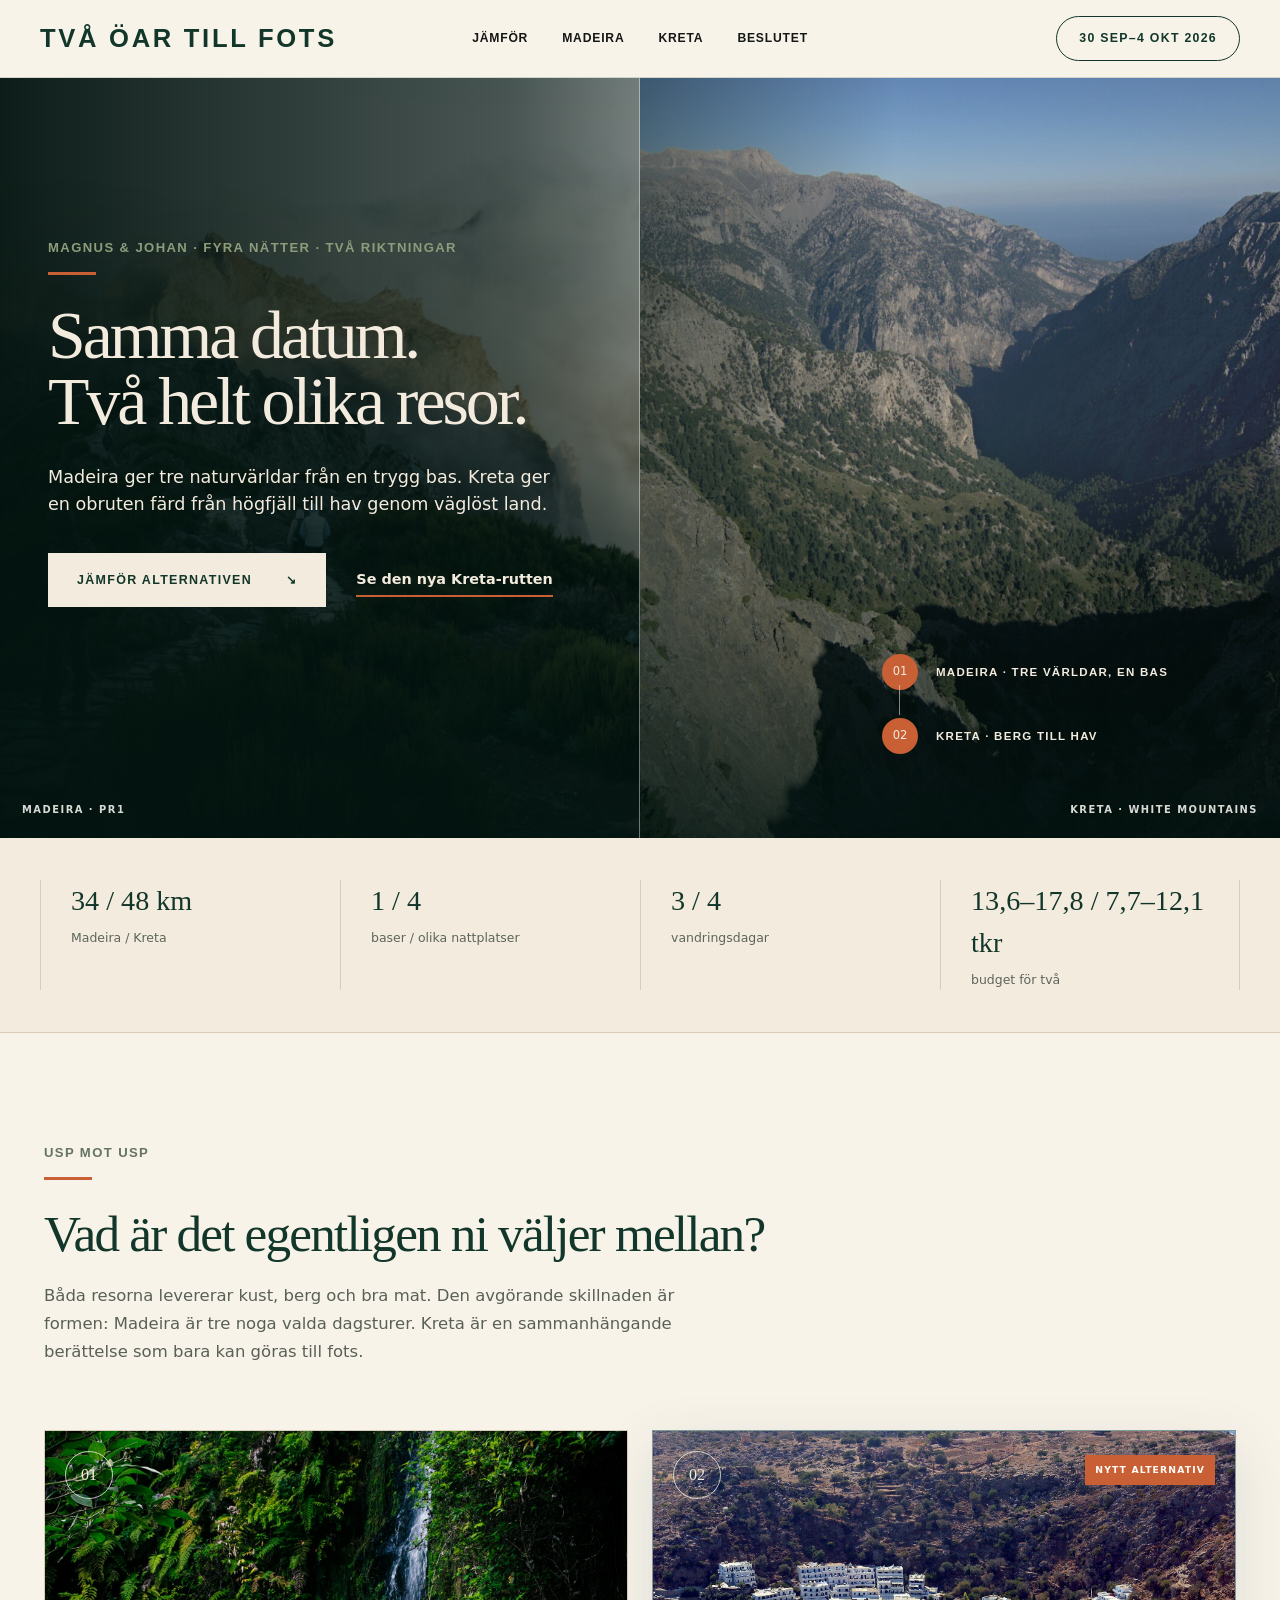
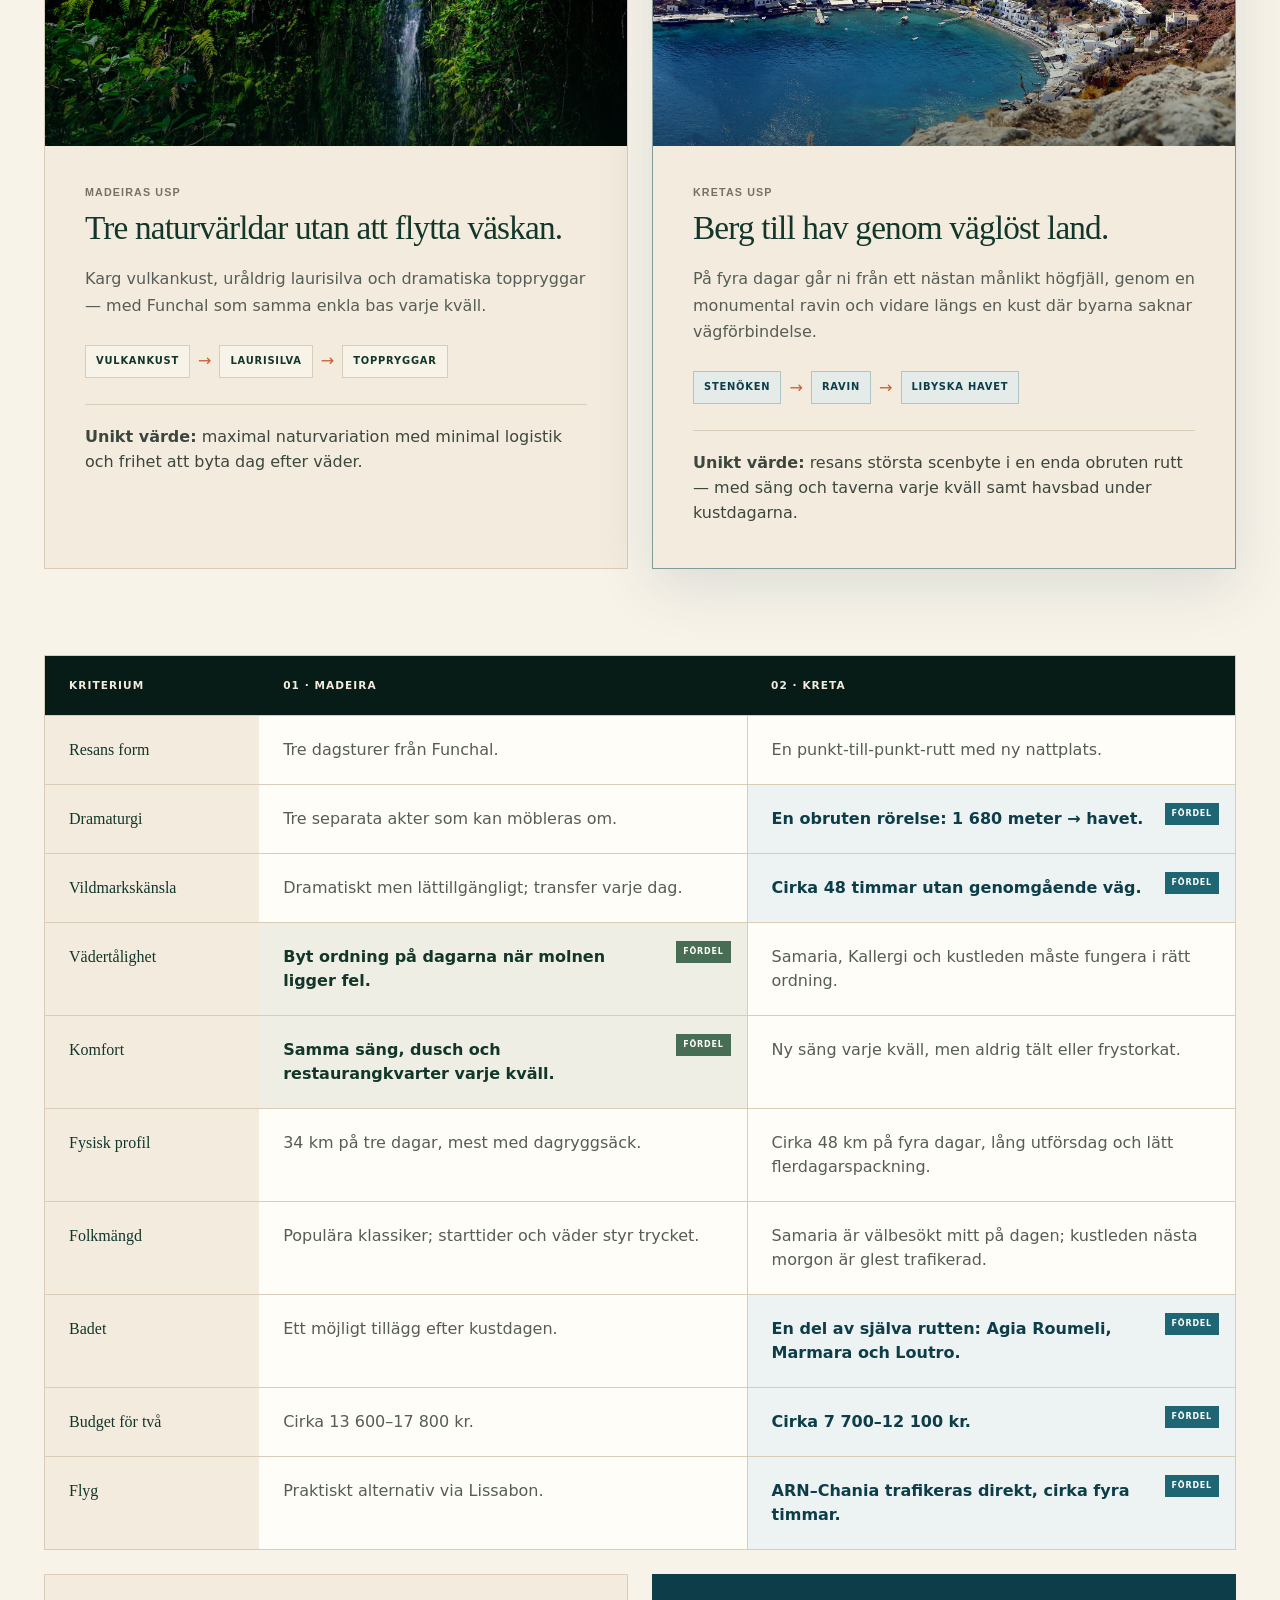
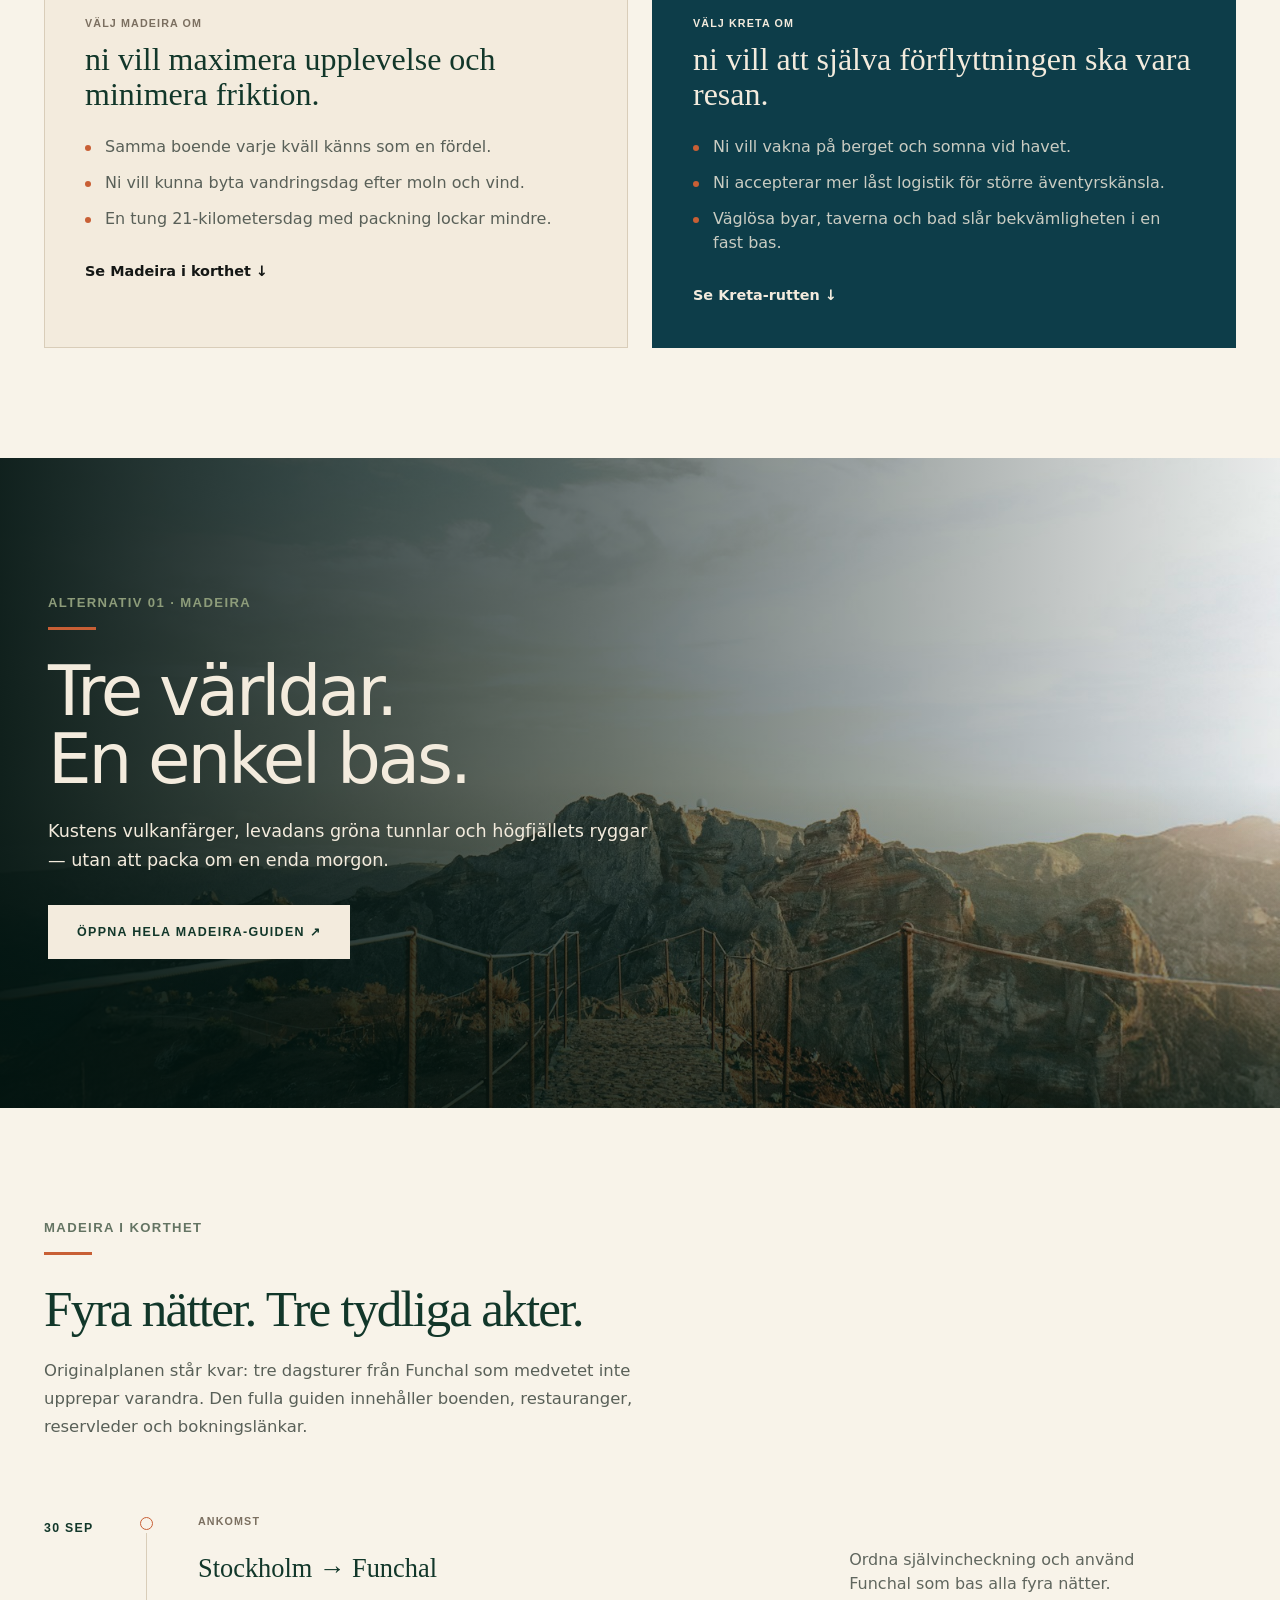
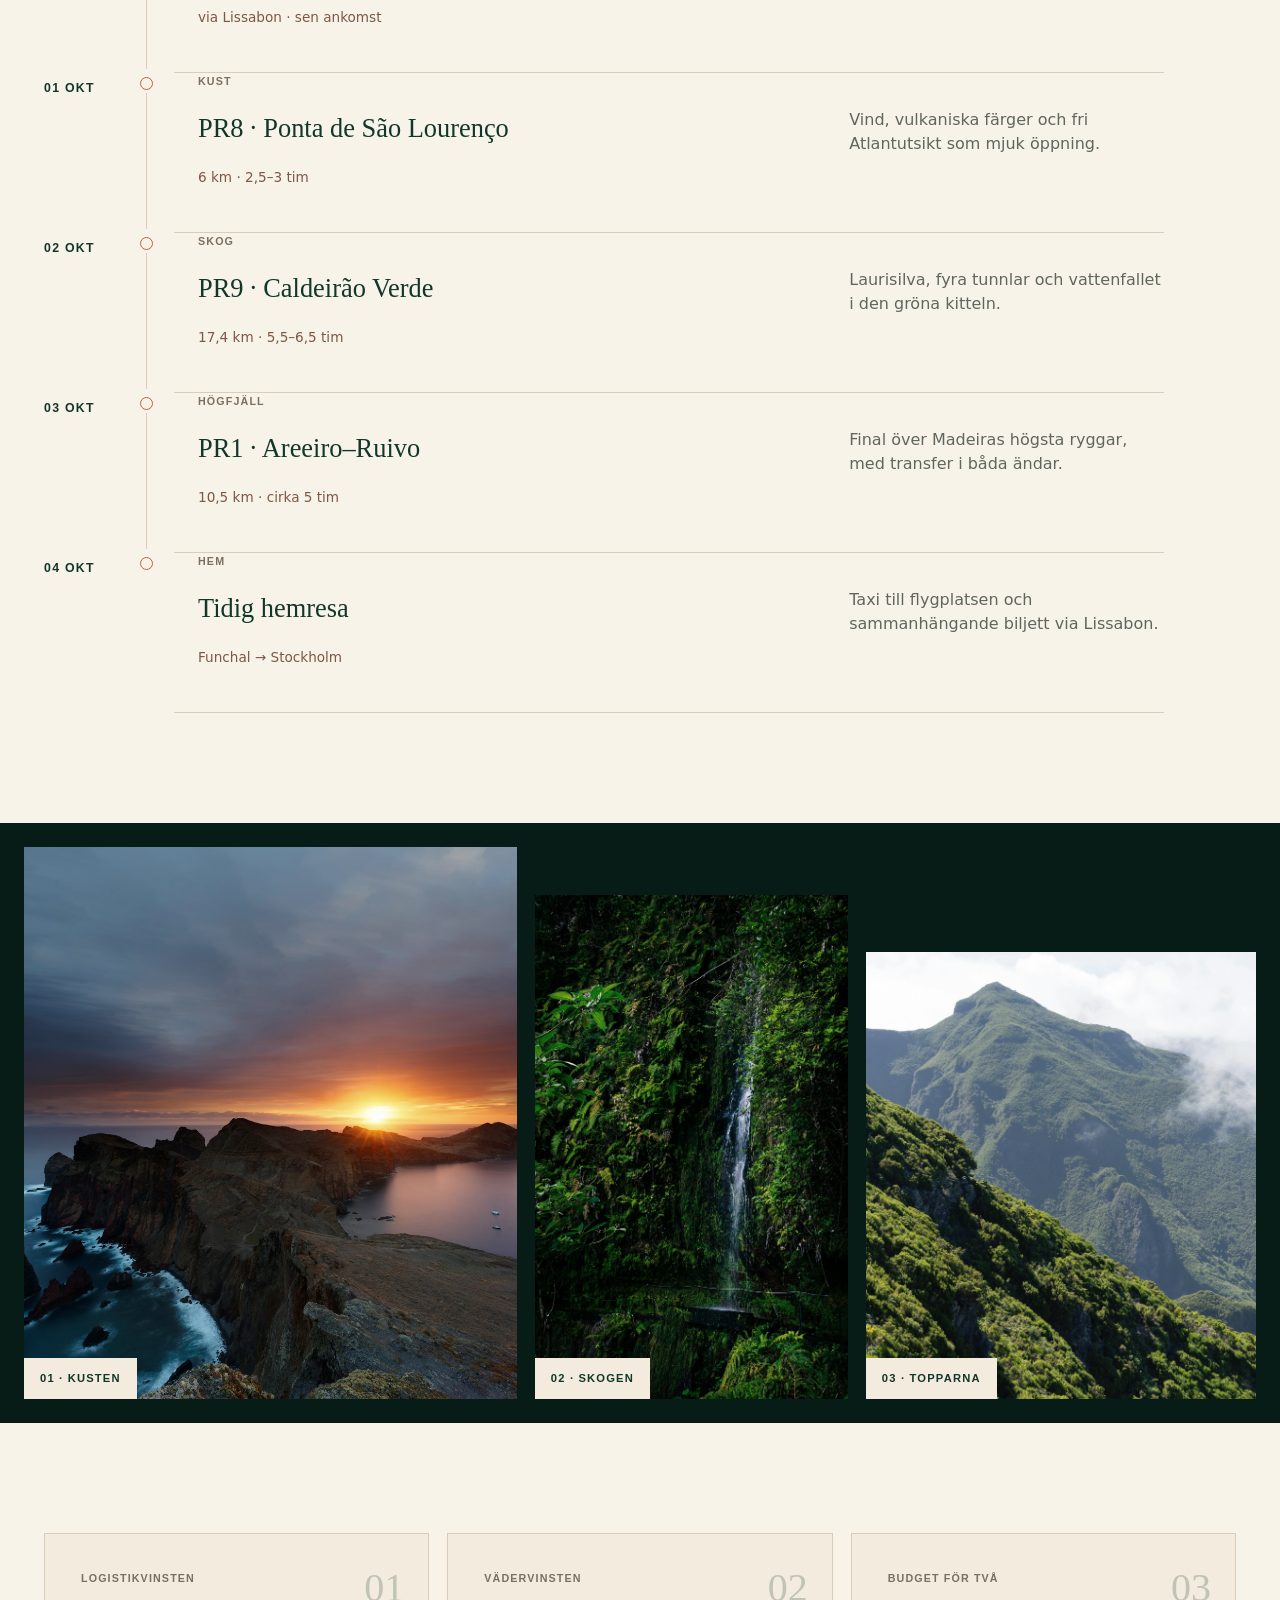
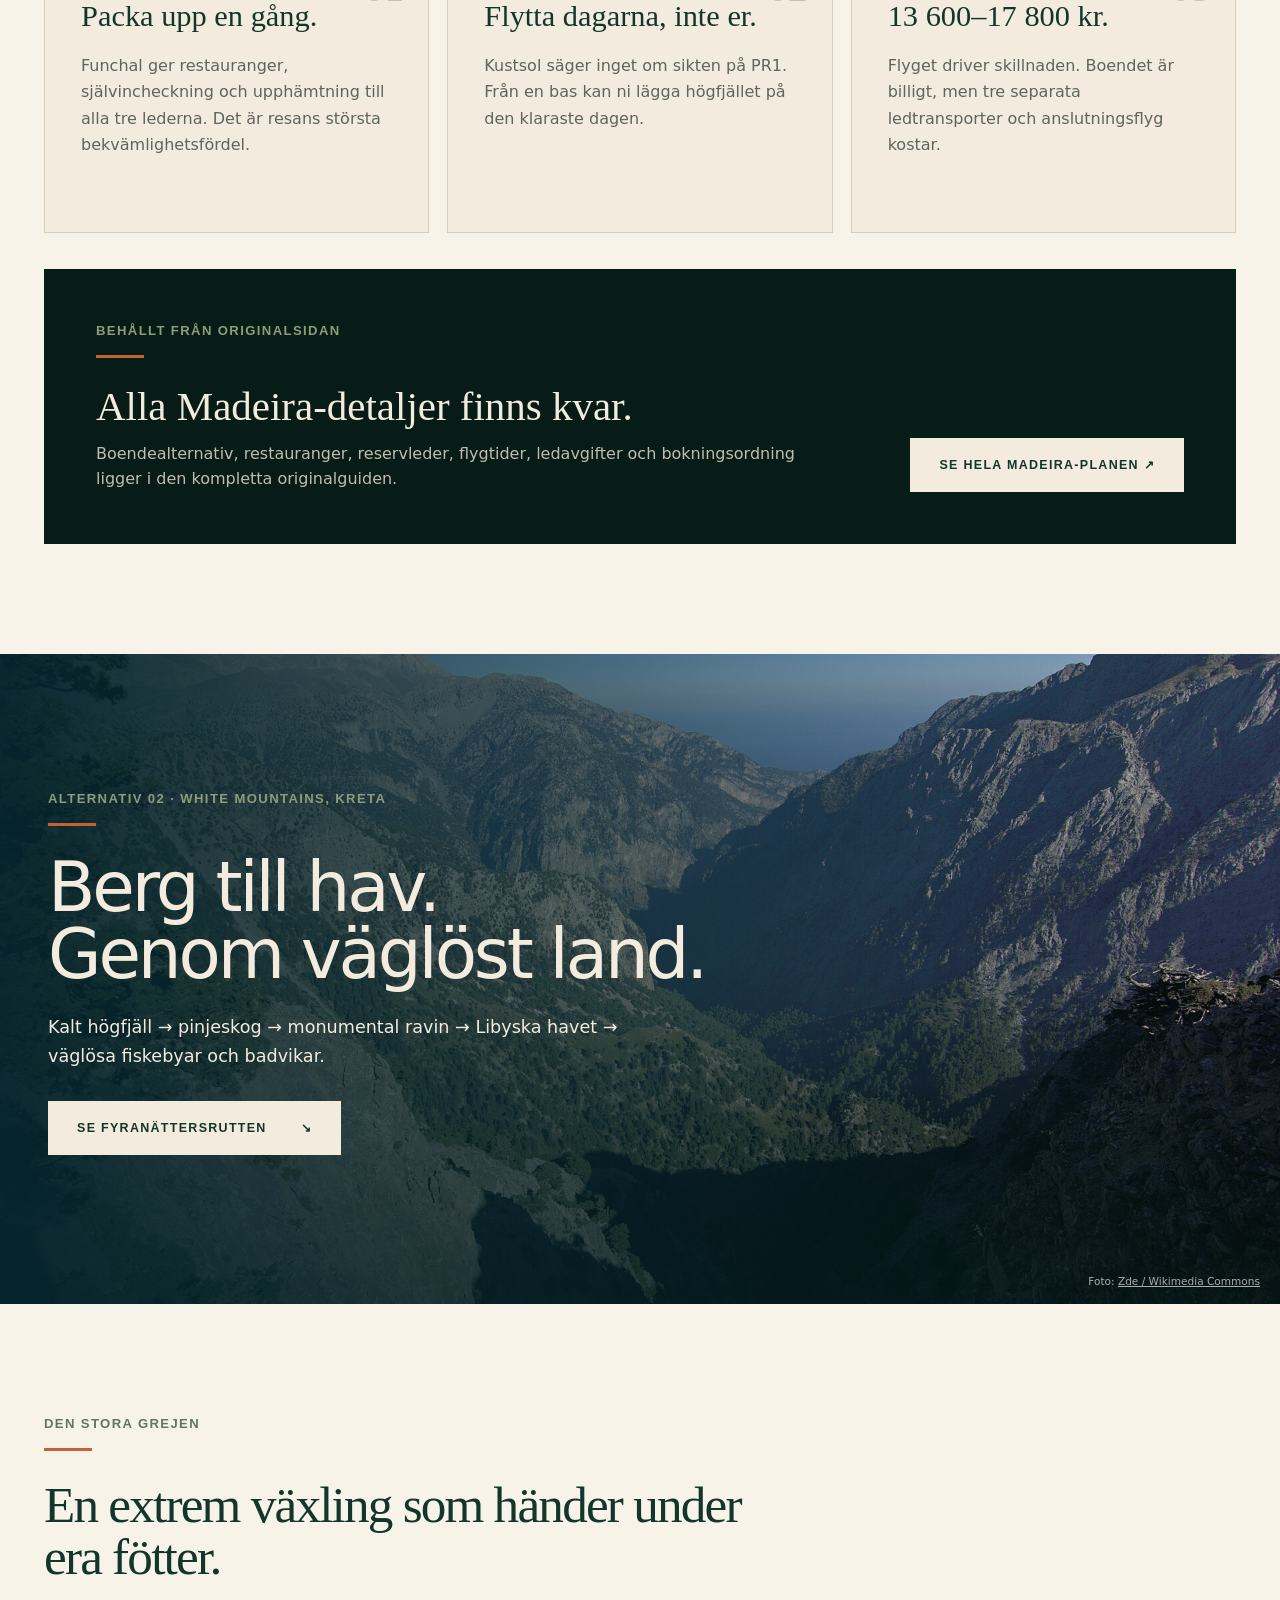
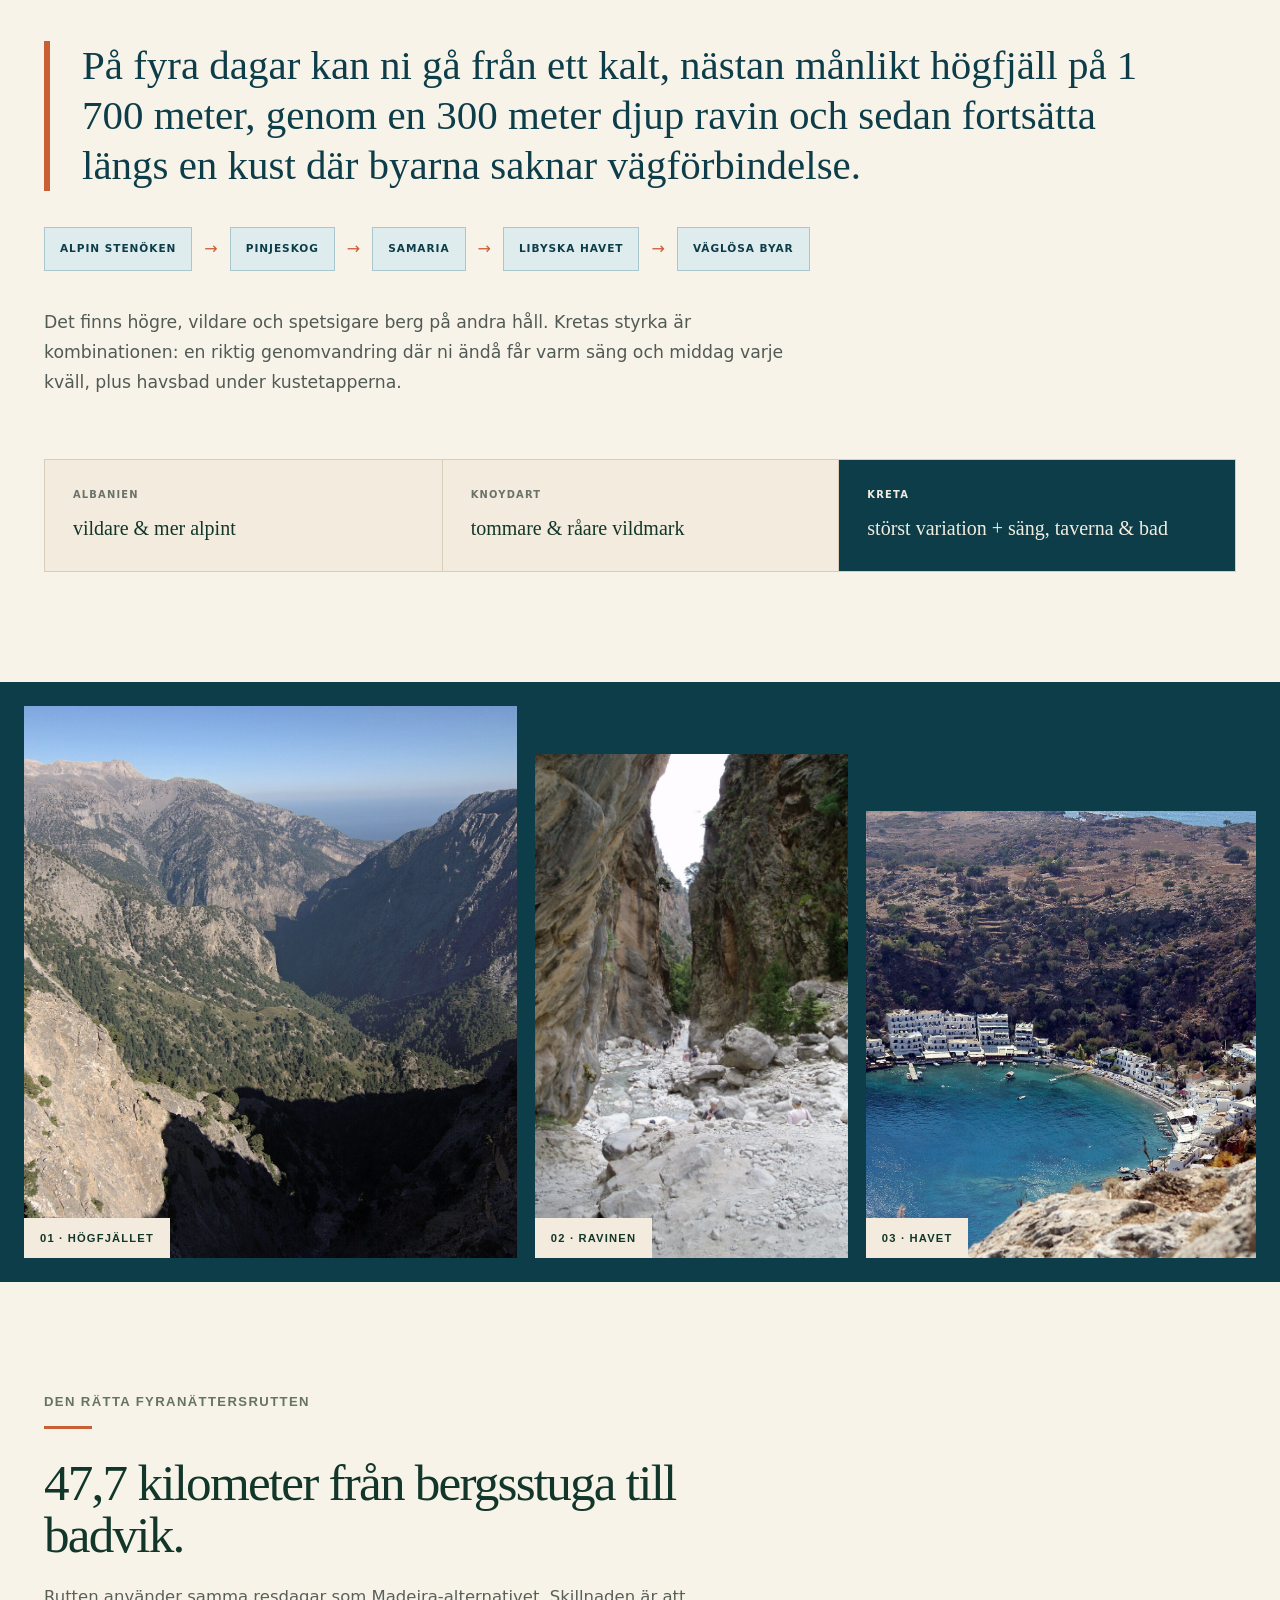
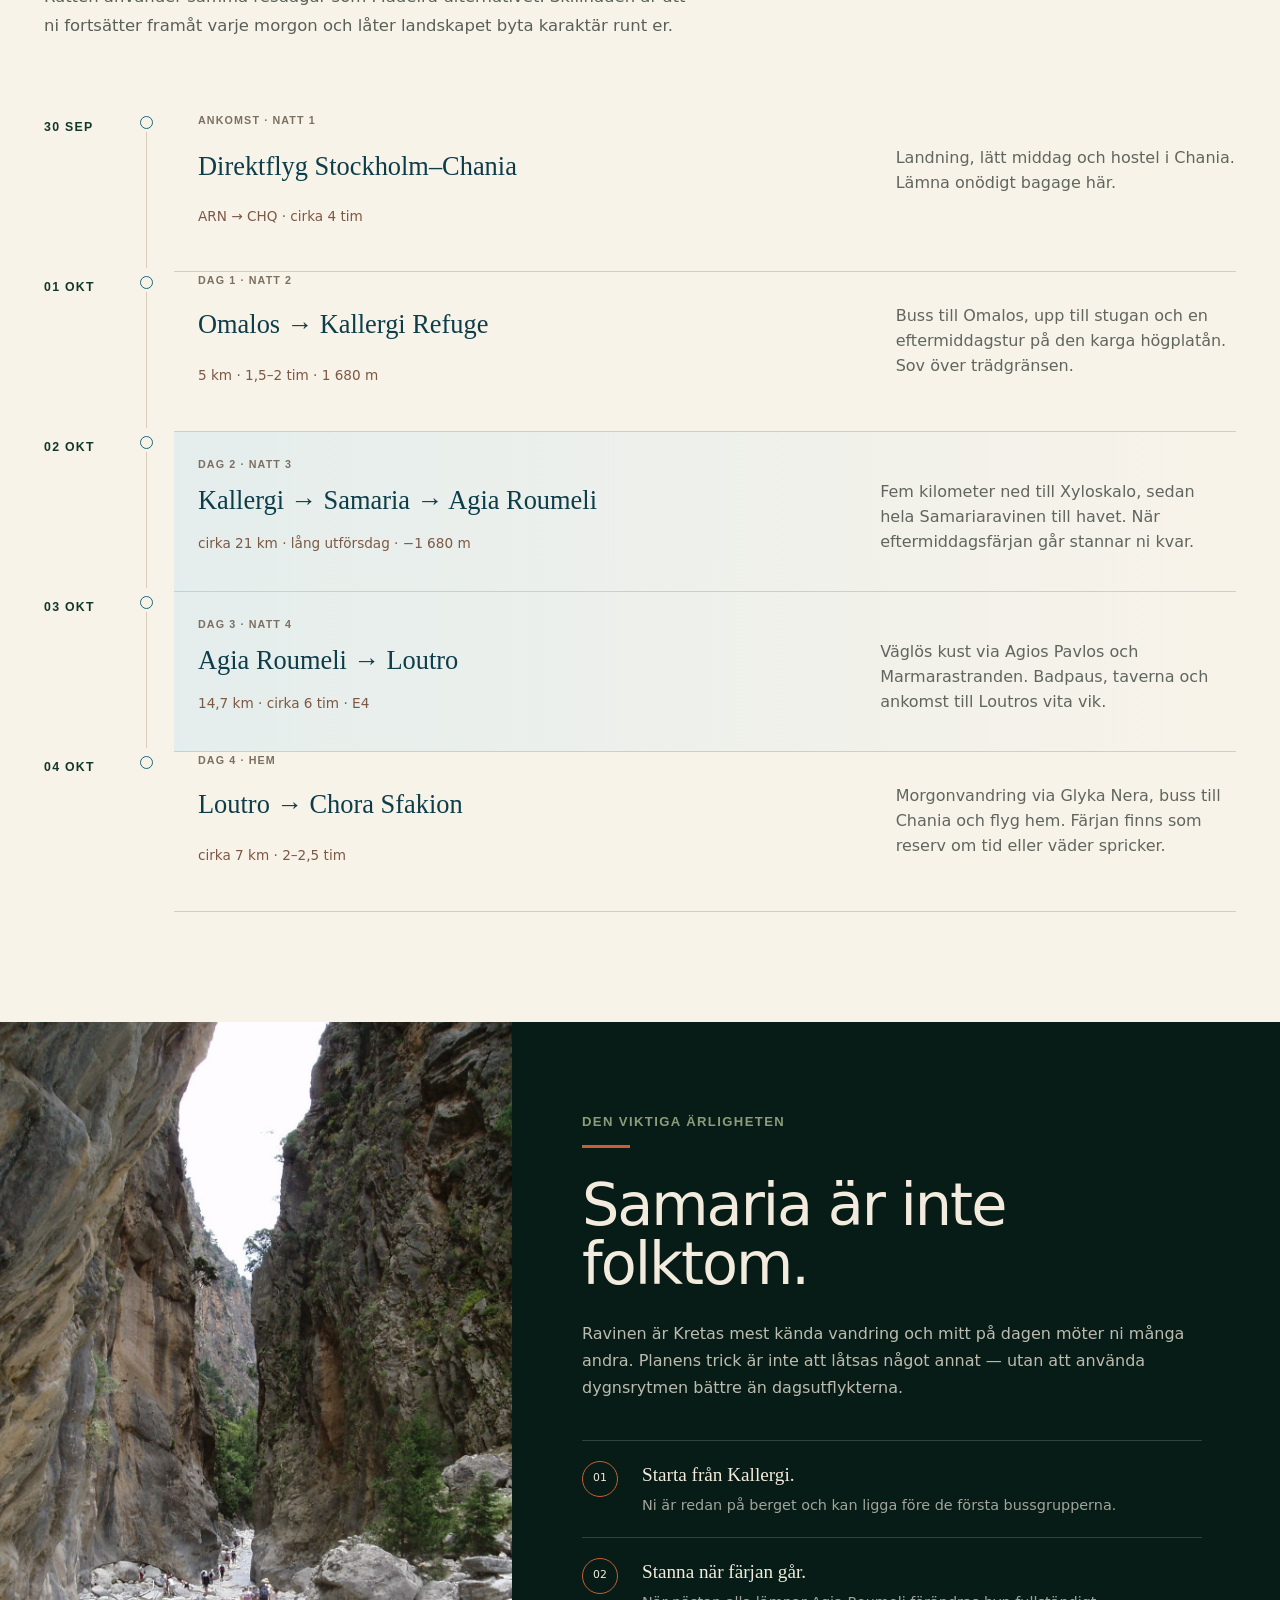
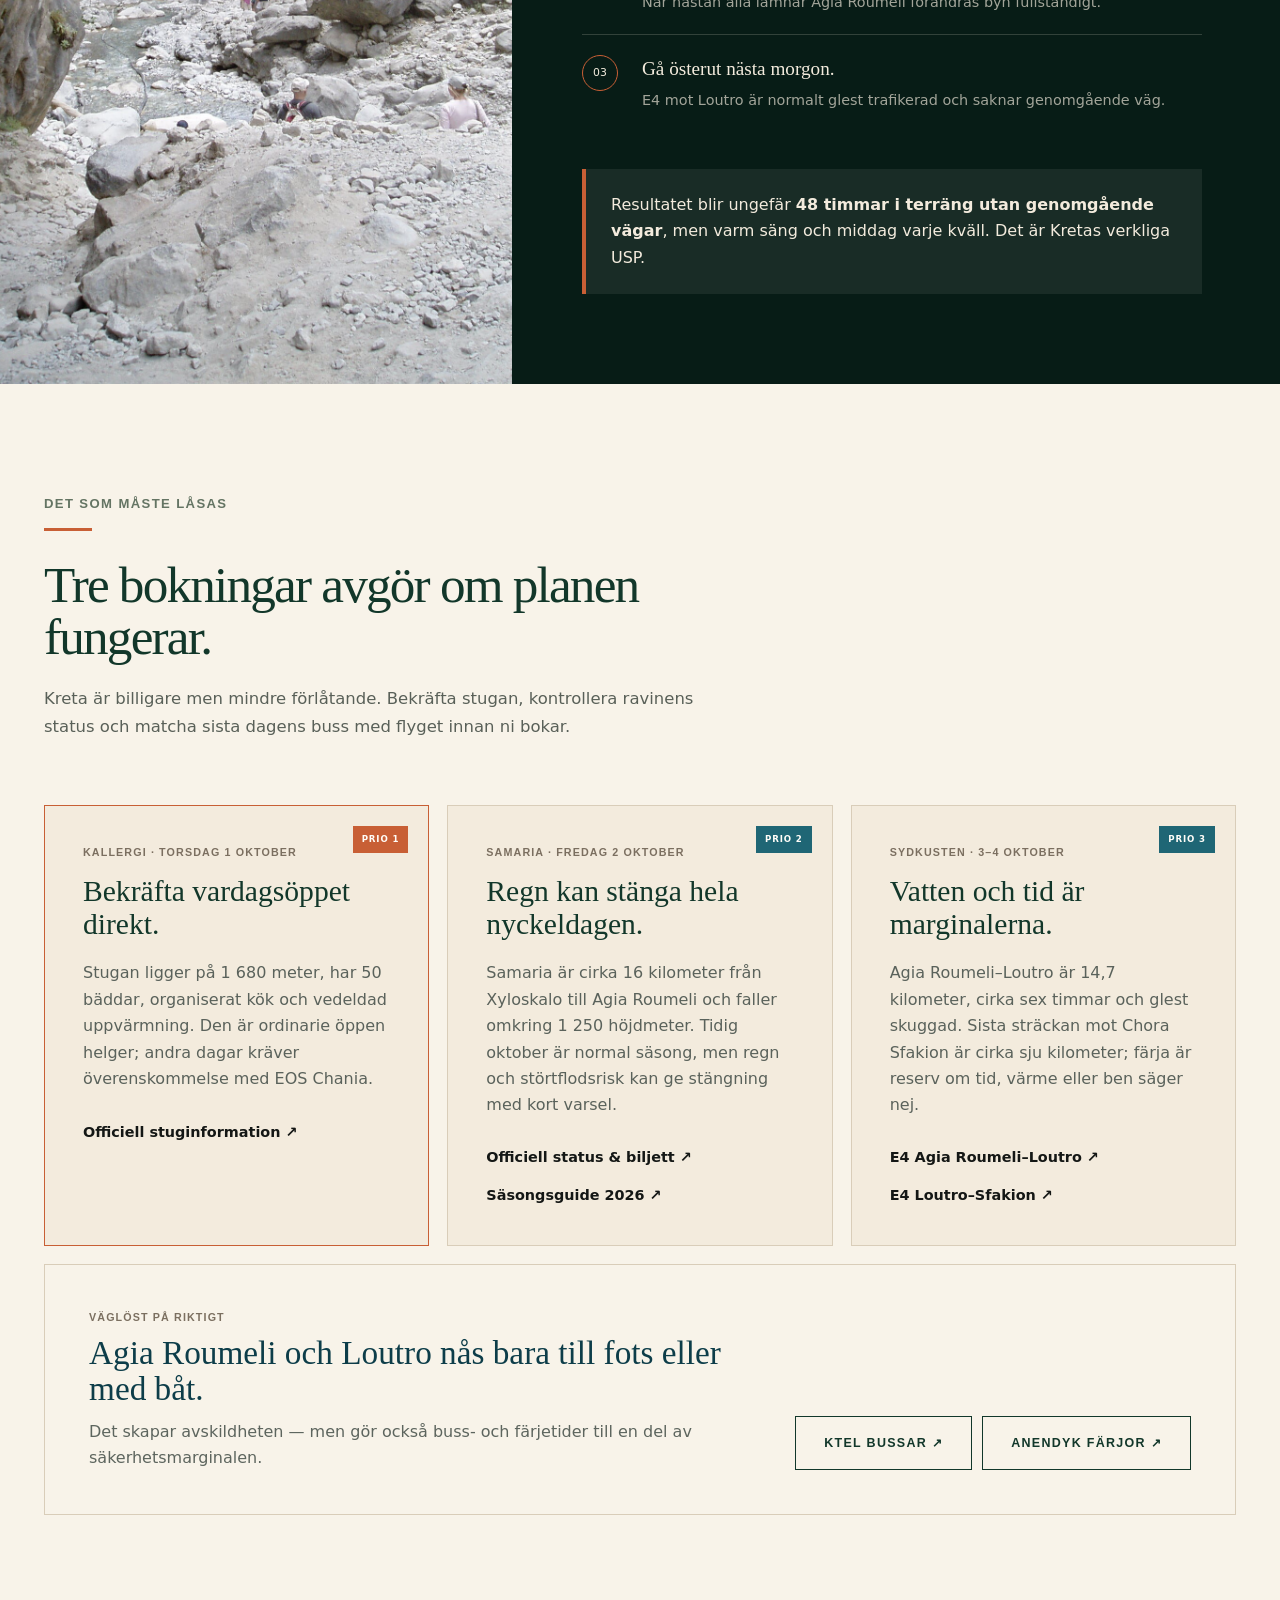
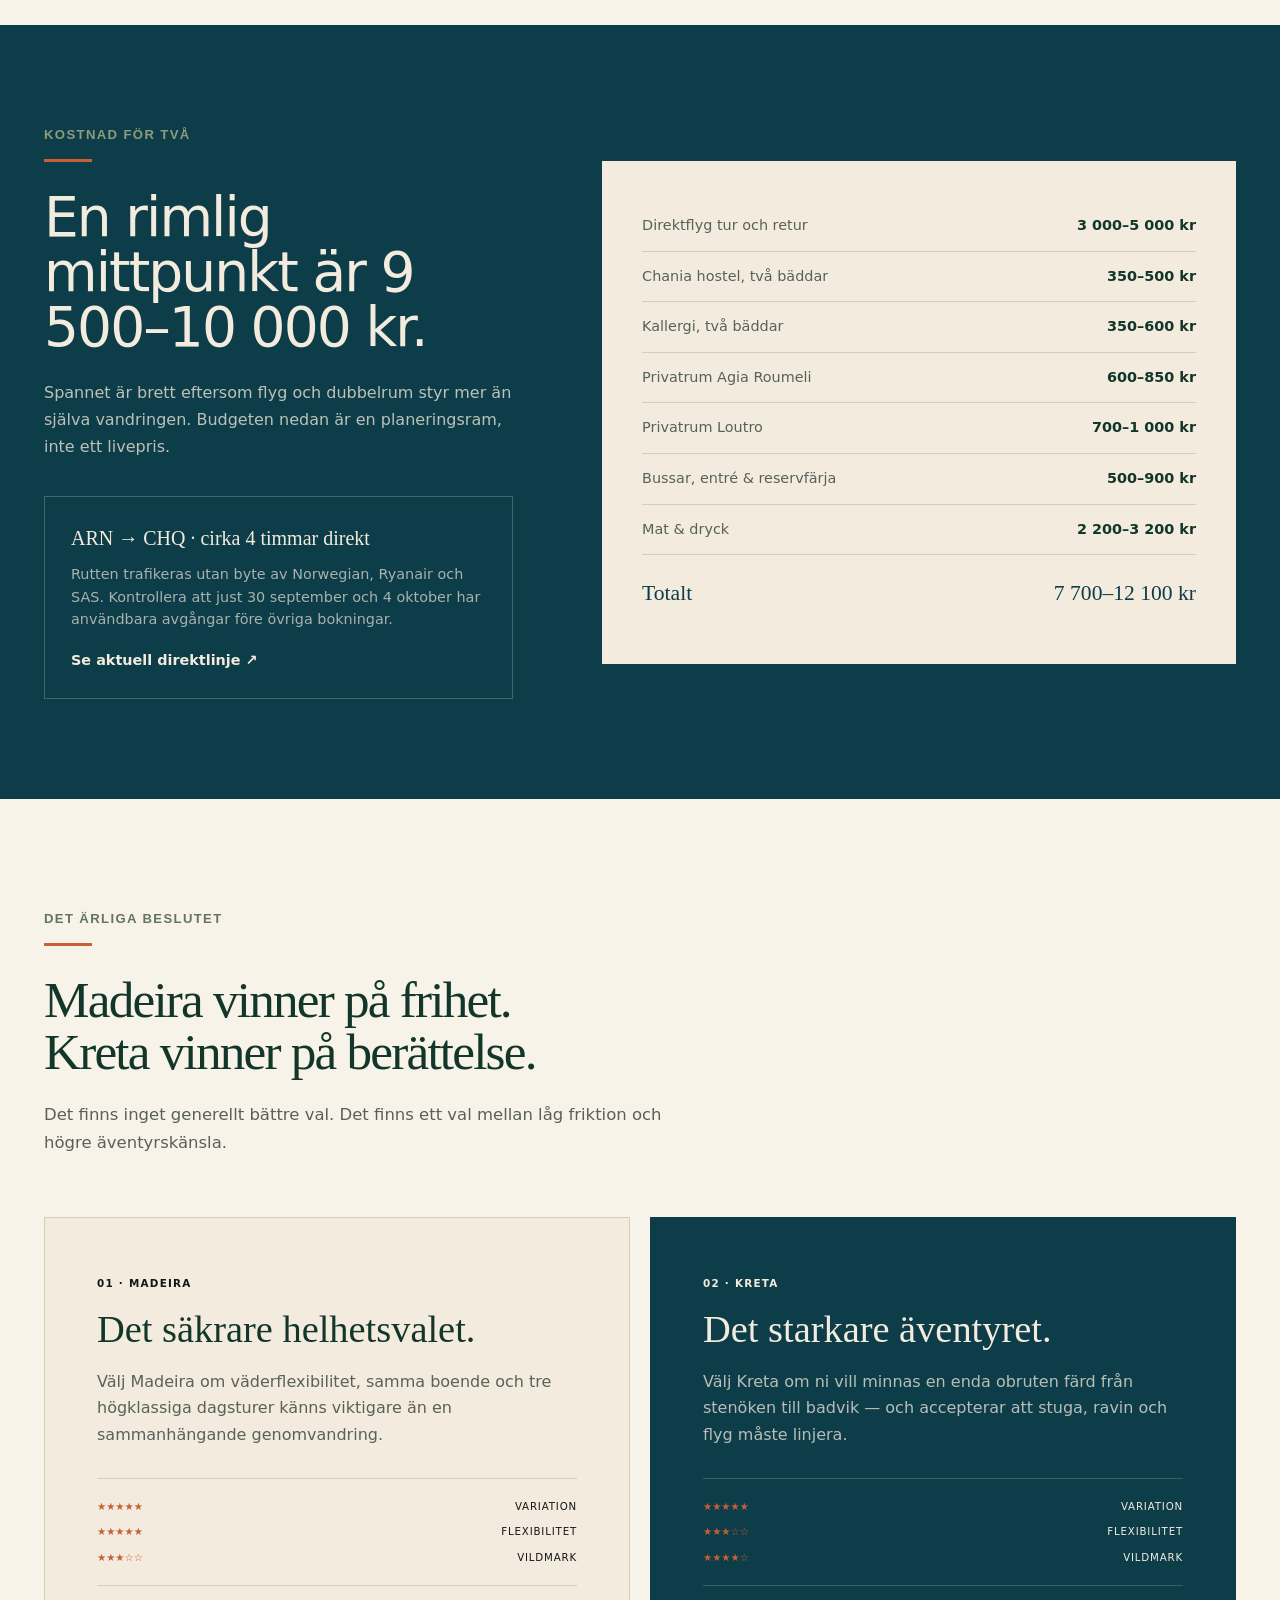
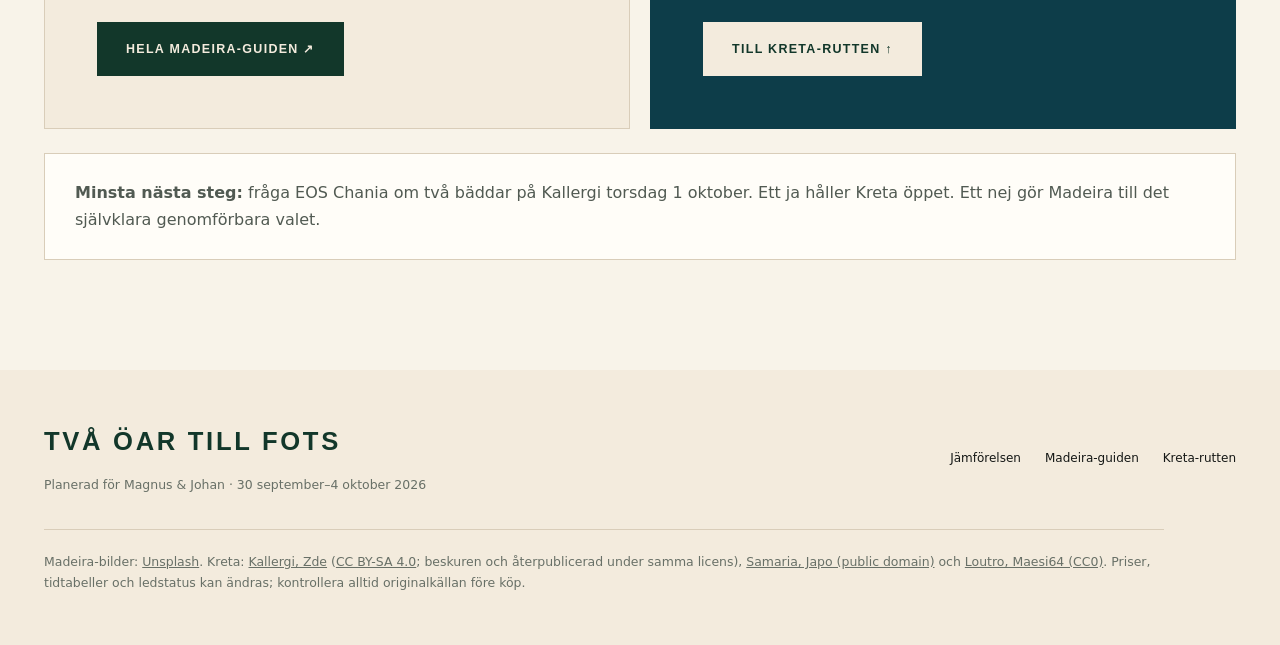
<file: index.html>
<!doctype html>
<html lang="sv">
  <head>
    <meta charset="utf-8" />
    <meta name="viewport" content="width=device-width, initial-scale=1" />
    <meta
      name="description"
      content="Madeira eller Kreta 30 september–4 oktober 2026? Jämför två vandringsresor, deras unika styrkor, rutter, logistik och budget."
    />
    <meta name="theme-color" content="#071c16" />
    <title>Madeira eller Kreta till fots | Magnus &amp; Johan 2026</title>
    <link rel="canonical" href="https://magnus-gille.github.io/-madeira-vandring-2026/" />
    <meta property="og:type" content="website" />
    <meta property="og:locale" content="sv_SE" />
    <meta property="og:title" content="Madeira eller Kreta till fots?" />
    <meta
      property="og:description"
      content="Två öar, två helt olika vandringsresor. Jämför USP, rutt, logistik och budget."
    />
    <meta
      property="og:url"
      content="https://magnus-gille.github.io/-madeira-vandring-2026/"
    />
    <meta
      property="og:image"
      content="https://magnus-gille.github.io/-madeira-vandring-2026/images/og-madeira-kreta.jpg"
    />
    <meta property="og:image:width" content="1200" />
    <meta property="og:image:height" content="630" />
    <meta property="og:image:alt" content="Madeiras gröna berg och Kretas vita berg möts vid havet" />
    <meta name="twitter:card" content="summary_large_image" />
    <meta name="twitter:title" content="Madeira eller Kreta till fots?" />
    <meta
      name="twitter:description"
      content="Två öar, två helt olika vandringsresor — jämför innan ni bokar."
    />
    <meta
      name="twitter:image"
      content="https://magnus-gille.github.io/-madeira-vandring-2026/images/og-madeira-kreta.jpg"
    />
    <link rel="icon" href="./favicon.svg" />
    <link rel="stylesheet" href="./_next/static/css/0766b7a6c4282670.css" />
    <link rel="stylesheet" href="./compare.css" />
    <script src="./site.js" defer></script>
  </head>
  <body>
    <a class="skip-link" href="#main-content">Hoppa till innehållet</a>

    <main id="main-content">
      <header class="site-header">
        <a class="wordmark" href="#top">TVÅ ÖAR TILL FOTS</a>
        <button class="menu-button" type="button" aria-label="Öppna meny" aria-expanded="false">
          <span></span>
          <span></span>
        </button>
        <nav class="main-nav" aria-label="Huvudnavigation">
          <a href="#jamfor">Jämför</a>
          <a href="#madeira">Madeira</a>
          <a href="#kreta">Kreta</a>
          <a href="#beslutet">Beslutet</a>
        </nav>
        <div class="date-pill">30 SEP–4 OKT 2026</div>
      </header>

      <section class="hero dual-hero" id="top">
        <div class="dual-hero-media" aria-hidden="true">
          <figure>
            <img src="./images/hero-pr1.jpg" alt="" />
            <figcaption>MADEIRA · PR1</figcaption>
          </figure>
          <figure>
            <img src="./images/crete-kallergi.jpg" alt="" />
            <figcaption>KRETA · WHITE MOUNTAINS</figcaption>
          </figure>
        </div>
        <div class="hero-shade"></div>
        <div class="hero-copy dual-hero-copy">
          <p class="eyebrow">MAGNUS &amp; JOHAN · FYRA NÄTTER · TVÅ RIKTNINGAR</p>
          <h1>Samma datum.<br />Två helt olika resor.</h1>
          <p class="hero-deck">
            Madeira ger tre naturvärldar från en trygg bas. Kreta ger en obruten färd
            från högfjäll till hav genom väglöst land.
          </p>
          <div class="hero-actions">
            <a class="button button-light" href="#jamfor">JÄMFÖR ALTERNATIVEN <span>↘</span></a>
            <a class="text-link hero-link" href="#kreta">Se den nya Kreta-rutten</a>
          </div>
        </div>
        <ol class="hero-route choice-route" aria-label="Resans två alternativ">
          <li><span>01</span><a href="#madeira">MADEIRA · TRE VÄRLDAR, EN BAS</a></li>
          <li><span>02</span><a href="#kreta">KRETA · BERG TILL HAV</a></li>
        </ol>
      </section>

      <section class="summary-band comparison-summary" aria-label="Alternativen i siffror">
        <div>
          <strong>34 / 48 km</strong>
          <span>Madeira / Kreta</span>
        </div>
        <div>
          <strong>1 / 4</strong>
          <span>baser / olika nattplatser</span>
        </div>
        <div>
          <strong>3 / 4</strong>
          <span>vandringsdagar</span>
        </div>
        <div>
          <strong>13,6–17,8 / 7,7–12,1 tkr</strong>
          <span>budget för två</span>
        </div>
      </section>

      <section class="section comparison" id="jamfor">
        <div class="section-heading">
          <p class="eyebrow dark">USP MOT USP</p>
          <h2>Vad är det egentligen ni väljer mellan?</h2>
          <p>
            Båda resorna levererar kust, berg och bra mat. Den avgörande skillnaden är
            formen: Madeira är tre noga valda dagsturer. Kreta är en sammanhängande
            berättelse som bara kan göras till fots.
          </p>
        </div>

        <div class="usp-grid">
          <article class="usp-card madeira-card">
            <div class="usp-image">
              <img
                src="./images/pr9-forest.jpg"
                alt="Laurisilvaskog och vattenfall på Madeira"
                loading="lazy"
              />
              <span class="option-number">01</span>
            </div>
            <div class="usp-copy">
              <p class="mini-label">MADEIRAS USP</p>
              <h3>Tre naturvärldar utan att flytta väskan.</h3>
              <p>
                Karg vulkankust, uråldrig laurisilva och dramatiska toppryggar — med
                Funchal som samma enkla bas varje kväll.
              </p>
              <div class="sequence" role="img" aria-label="Madeiras landskapsväxling">
                <span>vulkankust</span><i>→</i><span>laurisilva</span><i>→</i
                ><span>toppryggar</span>
              </div>
              <p class="usp-verdict">
                <strong>Unikt värde:</strong> maximal naturvariation med minimal
                logistik och frihet att byta dag efter väder.
              </p>
            </div>
          </article>

          <article class="usp-card crete-card">
            <div class="usp-image">
              <img
                src="./images/crete-loutro.jpg"
                alt="Den väglösa kustbyn Loutro vid Libyska havet"
                loading="lazy"
              />
              <span class="option-number">02</span>
              <span class="new-option">NYTT ALTERNATIV</span>
            </div>
            <div class="usp-copy">
              <p class="mini-label">KRETAS USP</p>
              <h3>Berg till hav genom väglöst land.</h3>
              <p>
                På fyra dagar går ni från ett nästan månlikt högfjäll, genom en
                monumental ravin och vidare längs en kust där byarna saknar
                vägförbindelse.
              </p>
              <div class="sequence" role="img" aria-label="Kretas landskapsväxling">
                <span>stenöken</span><i>→</i><span>ravin</span><i>→</i
                ><span>Libyska havet</span>
              </div>
              <p class="usp-verdict">
                <strong>Unikt värde:</strong> resans största scenbyte i en enda obruten
                rutt — med säng och taverna varje kväll samt havsbad under kustdagarna.
              </p>
            </div>
          </article>
        </div>

        <div
          class="comparison-table-wrap"
          role="region"
          tabindex="0"
          aria-label="Horisontellt rullbar jämförelse"
        >
          <table class="comparison-table">
            <caption>
              Skillnader mellan vandringsresorna till Madeira och Kreta
            </caption>
            <thead>
              <tr>
                <th scope="col">Kriterium</th>
                <th scope="col">01 · Madeira</th>
                <th scope="col">02 · Kreta</th>
              </tr>
            </thead>
            <tbody>
              <tr>
                <th scope="row">Resans form</th>
                <td data-destination="Madeira">Tre dagsturer från Funchal.</td>
                <td data-destination="Kreta">En punkt-till-punkt-rutt med ny nattplats.</td>
              </tr>
              <tr>
                <th scope="row">Dramaturgi</th>
                <td data-destination="Madeira">Tre separata akter som kan möbleras om.</td>
                <td class="advantage" data-destination="Kreta">
                  En obruten rörelse: 1 680 meter → havet.
                </td>
              </tr>
              <tr>
                <th scope="row">Vildmarkskänsla</th>
                <td data-destination="Madeira">
                  Dramatiskt men lättillgängligt; transfer varje dag.
                </td>
                <td class="advantage" data-destination="Kreta">
                  Cirka 48 timmar utan genomgående väg.
                </td>
              </tr>
              <tr>
                <th scope="row">Vädertålighet</th>
                <td class="advantage madeira-advantage" data-destination="Madeira">
                  Byt ordning på dagarna när molnen ligger fel.
                </td>
                <td data-destination="Kreta">
                  Samaria, Kallergi och kustleden måste fungera i rätt ordning.
                </td>
              </tr>
              <tr>
                <th scope="row">Komfort</th>
                <td class="advantage madeira-advantage" data-destination="Madeira">
                  Samma säng, dusch och restaurangkvarter varje kväll.
                </td>
                <td data-destination="Kreta">
                  Ny säng varje kväll, men aldrig tält eller frystorkat.
                </td>
              </tr>
              <tr>
                <th scope="row">Fysisk profil</th>
                <td data-destination="Madeira">34 km på tre dagar, mest med dagryggsäck.</td>
                <td data-destination="Kreta">
                  Cirka 48 km på fyra dagar, lång utförsdag och lätt flerdagarspackning.
                </td>
              </tr>
              <tr>
                <th scope="row">Folkmängd</th>
                <td data-destination="Madeira">
                  Populära klassiker; starttider och väder styr trycket.
                </td>
                <td data-destination="Kreta">
                  Samaria är välbesökt mitt på dagen; kustleden nästa morgon är glest
                  trafikerad.
                </td>
              </tr>
              <tr>
                <th scope="row">Badet</th>
                <td data-destination="Madeira">Ett möjligt tillägg efter kustdagen.</td>
                <td class="advantage" data-destination="Kreta">
                  En del av själva rutten: Agia Roumeli, Marmara och Loutro.
                </td>
              </tr>
              <tr>
                <th scope="row">Budget för två</th>
                <td data-destination="Madeira">Cirka 13 600–17 800 kr.</td>
                <td class="advantage" data-destination="Kreta">Cirka 7 700–12 100 kr.</td>
              </tr>
              <tr>
                <th scope="row">Flyg</th>
                <td data-destination="Madeira">Praktiskt alternativ via Lissabon.</td>
                <td class="advantage" data-destination="Kreta">
                  ARN–Chania trafikeras direkt, cirka fyra timmar.
                </td>
              </tr>
            </tbody>
          </table>
        </div>

        <div class="choice-cards">
          <article>
            <p class="mini-label">VÄLJ MADEIRA OM</p>
            <h3>ni vill maximera upplevelse och minimera friktion.</h3>
            <ul>
              <li>Samma boende varje kväll känns som en fördel.</li>
              <li>Ni vill kunna byta vandringsdag efter moln och vind.</li>
              <li>En tung 21-kilometersdag med packning lockar mindre.</li>
            </ul>
            <a class="text-link" href="#madeira">Se Madeira i korthet ↓</a>
          </article>
          <article class="choice-crete">
            <p class="mini-label">VÄLJ KRETA OM</p>
            <h3>ni vill att själva förflyttningen ska vara resan.</h3>
            <ul>
              <li>Ni vill vakna på berget och somna vid havet.</li>
              <li>Ni accepterar mer låst logistik för större äventyrskänsla.</li>
              <li>Väglösa byar, taverna och bad slår bekvämligheten i en fast bas.</li>
            </ul>
            <a class="text-link" href="#kreta">Se Kreta-rutten ↓</a>
          </article>
        </div>
      </section>

      <section class="destination-banner madeira-banner" id="madeira">
        <img
          src="./images/pr1-ridge.jpg"
          alt="Bergsstigen mellan Pico do Areeiro och Pico Ruivo på Madeira"
          loading="lazy"
        />
        <div class="destination-shade"></div>
        <div class="destination-copy">
          <p class="eyebrow">ALTERNATIV 01 · MADEIRA</p>
          <h2>Tre världar.<br />En enkel bas.</h2>
          <p>
            Kustens vulkanfärger, levadans gröna tunnlar och högfjällets ryggar — utan
            att packa om en enda morgon.
          </p>
          <a class="button button-light" href="./madeira.html">ÖPPNA HELA MADEIRA-GUIDEN ↗</a>
        </div>
      </section>

      <section class="section destination-plan">
        <div class="section-heading">
          <p class="eyebrow dark">MADEIRA I KORTHET</p>
          <h2>Fyra nätter. Tre tydliga akter.</h2>
          <p>
            Originalplanen står kvar: tre dagsturer från Funchal som medvetet inte
            upprepar varandra. Den fulla guiden innehåller boenden, restauranger,
            reservleder och bokningslänkar.
          </p>
        </div>

        <div class="timeline compact-timeline">
          <article class="timeline-row">
            <div class="timeline-date">30 SEP</div>
            <div class="timeline-dot"></div>
            <div class="timeline-content">
              <span class="mini-label">ankomst</span>
              <h3>Stockholm → Funchal</h3>
              <p class="timeline-meta">via Lissabon · sen ankomst</p>
              <p>Ordna självincheckning och använd Funchal som bas alla fyra nätter.</p>
            </div>
          </article>
          <article class="timeline-row">
            <div class="timeline-date">01 OKT</div>
            <div class="timeline-dot"></div>
            <div class="timeline-content">
              <span class="mini-label">kust</span>
              <h3>PR8 · Ponta de São Lourenço</h3>
              <p class="timeline-meta">6 km · 2,5–3 tim</p>
              <p>Vind, vulkaniska färger och fri Atlantutsikt som mjuk öppning.</p>
            </div>
          </article>
          <article class="timeline-row">
            <div class="timeline-date">02 OKT</div>
            <div class="timeline-dot"></div>
            <div class="timeline-content">
              <span class="mini-label">skog</span>
              <h3>PR9 · Caldeirão Verde</h3>
              <p class="timeline-meta">17,4 km · 5,5–6,5 tim</p>
              <p>Laurisilva, fyra tunnlar och vattenfallet i den gröna kitteln.</p>
            </div>
          </article>
          <article class="timeline-row">
            <div class="timeline-date">03 OKT</div>
            <div class="timeline-dot"></div>
            <div class="timeline-content">
              <span class="mini-label">högfjäll</span>
              <h3>PR1 · Areeiro–Ruivo</h3>
              <p class="timeline-meta">10,5 km · cirka 5 tim</p>
              <p>Final över Madeiras högsta ryggar, med transfer i båda ändar.</p>
            </div>
          </article>
          <article class="timeline-row">
            <div class="timeline-date">04 OKT</div>
            <div class="timeline-dot"></div>
            <div class="timeline-content">
              <span class="mini-label">hem</span>
              <h3>Tidig hemresa</h3>
              <p class="timeline-meta">Funchal → Stockholm</p>
              <p>Taxi till flygplatsen och sammanhängande biljett via Lissabon.</p>
            </div>
          </article>
        </div>
      </section>

      <section class="photo-break madeira-photo-break" aria-label="Madeiras tre landskap">
        <figure>
          <img
            src="./images/pr8-coast.jpg"
            alt="Soluppgång över Ponta de São Lourenço"
            loading="lazy"
          />
          <figcaption>01 · KUSTEN</figcaption>
        </figure>
        <figure>
          <img
            src="./images/pr9-forest.jpg"
            alt="Vattenfall i Madeiras laurisilvaskog"
            loading="lazy"
          />
          <figcaption>02 · SKOGEN</figcaption>
        </figure>
        <figure>
          <img
            src="./images/pico-ruivo.jpg"
            alt="Gröna berg vid Pico Ruivo"
            loading="lazy"
          />
          <figcaption>03 · TOPPARNA</figcaption>
        </figure>
      </section>

      <section class="section madeira-essentials">
        <article class="essential-card">
          <span class="essential-number">01</span>
          <p class="mini-label">LOGISTIKVINSTEN</p>
          <h3>Packa upp en gång.</h3>
          <p>
            Funchal ger restauranger, självincheckning och upphämtning till alla tre
            lederna. Det är resans största bekvämlighetsfördel.
          </p>
        </article>
        <article class="essential-card">
          <span class="essential-number">02</span>
          <p class="mini-label">VÄDERVINSTEN</p>
          <h3>Flytta dagarna, inte er.</h3>
          <p>
            Kustsol säger inget om sikten på PR1. Från en bas kan ni lägga högfjället
            på den klaraste dagen.
          </p>
        </article>
        <article class="essential-card">
          <span class="essential-number">03</span>
          <p class="mini-label">BUDGET FÖR TVÅ</p>
          <h3>13 600–17 800 kr.</h3>
          <p>
            Flyget driver skillnaden. Boendet är billigt, men tre separata
            ledtransporter och anslutningsflyg kostar.
          </p>
        </article>
        <div class="full-guide-callout">
          <div>
            <p class="eyebrow">BEHÅLLT FRÅN ORIGINALSIDAN</p>
            <h2>Alla Madeira-detaljer finns kvar.</h2>
            <p>
              Boendealternativ, restauranger, reservleder, flygtider, ledavgifter och
              bokningsordning ligger i den kompletta originalguiden.
            </p>
          </div>
          <a class="button button-light" href="./madeira.html">SE HELA MADEIRA-PLANEN ↗</a>
        </div>
      </section>

      <section class="destination-banner crete-banner" id="kreta">
        <img
          src="./images/crete-kallergi.jpg"
          alt="Utsikt från Kallergi över Samariaravinen mot Libyska havet"
          loading="lazy"
        />
        <div class="destination-shade"></div>
        <div class="destination-copy">
          <p class="eyebrow">ALTERNATIV 02 · WHITE MOUNTAINS, KRETA</p>
          <h2>Berg till hav.<br />Genom väglöst land.</h2>
          <p>
            Kalt högfjäll → pinjeskog → monumental ravin → Libyska havet → väglösa
            fiskebyar och badvikar.
          </p>
          <a class="button button-light" href="#kreta-rutt">SE FYRANÄTTERS­RUTTEN <span>↘</span></a>
        </div>
        <div class="photo-credit">
          Foto:
          <a
            href="https://commons.wikimedia.org/wiki/File:Samaria_Gorge_from_Kallerghi_hut,_076251.jpg"
            target="_blank"
            rel="noreferrer"
            >Zde / Wikimedia Commons</a
          >
        </div>
      </section>

      <section class="section crete-usp">
        <div class="section-heading">
          <p class="eyebrow dark">DEN STORA GREJEN</p>
          <h2>En extrem växling som händer under era fötter.</h2>
        </div>
        <blockquote>
          På fyra dagar kan ni gå från ett kalt, nästan månlikt högfjäll på 1 700
          meter, genom en 300 meter djup ravin och sedan fortsätta längs en kust där
          byarna saknar vägförbindelse.
        </blockquote>
        <div class="landscape-flow" role="img" aria-label="Kretas landskapssekvens">
          <span>alpin stenöken</span><i>→</i><span>pinjeskog</span><i>→</i
          ><span>Samaria</span><i>→</i><span>Libyska havet</span><i>→</i
          ><span>väglösa byar</span>
        </div>
        <p class="lead-copy">
          Det finns högre, vildare och spetsigare berg på andra håll. Kretas styrka är
          kombinationen: en riktig genomvandring där ni ändå får varm säng och middag
          varje kväll, plus havsbad under kustetapperna.
        </p>

        <div class="benchmark-strip">
          <article>
            <h3><span>ALBANIEN</span><strong>vildare &amp; mer alpint</strong></h3>
          </article>
          <article>
            <h3><span>KNOYDART</span><strong>tommare &amp; råare vildmark</strong></h3>
          </article>
          <article class="benchmark-winner">
            <h3>
              <span>KRETA</span><strong>störst variation + säng, taverna &amp; bad</strong>
            </h3>
          </article>
        </div>
      </section>

      <section class="photo-break crete-photo-break" aria-label="Kretas tre stora scener">
        <figure>
          <img
            src="./images/crete-kallergi.jpg"
            alt="White Mountains och Samariaravinen från höjden vid Kallergi"
            loading="lazy"
          />
          <figcaption>01 · HÖGFJÄLLET</figcaption>
        </figure>
        <figure>
          <img
            src="./images/crete-samaria.jpg"
            alt="Den smala delen av Samariaravinen"
            loading="lazy"
          />
          <figcaption>02 · RAVINEN</figcaption>
        </figure>
        <figure>
          <img
            src="./images/crete-loutro.jpg"
            alt="Loutros vita hus och turkosa vik"
            loading="lazy"
          />
          <figcaption>03 · HAVET</figcaption>
        </figure>
      </section>

      <section class="section destination-plan crete-plan" id="kreta-rutt">
        <div class="section-heading">
          <p class="eyebrow dark">DEN RÄTTA FYRANÄTTERS­RUTTEN</p>
          <h2>47,7 kilometer från bergsstuga till badvik.</h2>
          <p>
            Rutten använder samma resdagar som Madeira-alternativet. Skillnaden är att
            ni fortsätter framåt varje morgon och låter landskapet byta karaktär runt
            er.
          </p>
        </div>

        <div class="timeline crete-timeline">
          <article class="timeline-row">
            <div class="timeline-date">30 SEP</div>
            <div class="timeline-dot"></div>
            <div class="timeline-content">
              <span class="mini-label">ankomst · natt 1</span>
              <h3>Direktflyg Stockholm–Chania</h3>
              <p class="timeline-meta">ARN → CHQ · cirka 4 tim</p>
              <p>Landning, lätt middag och hostel i Chania. Lämna onödigt bagage här.</p>
            </div>
          </article>
          <article class="timeline-row">
            <div class="timeline-date">01 OKT</div>
            <div class="timeline-dot"></div>
            <div class="timeline-content">
              <span class="mini-label">dag 1 · natt 2</span>
              <h3>Omalos → Kallergi Refuge</h3>
              <p class="timeline-meta">5 km · 1,5–2 tim · 1 680 m</p>
              <p>
                Buss till Omalos, upp till stugan och en eftermiddagstur på den karga
                högplatån. Sov över trädgränsen.
              </p>
            </div>
          </article>
          <article class="timeline-row key-stage">
            <div class="timeline-date">02 OKT</div>
            <div class="timeline-dot"></div>
            <div class="timeline-content">
              <span class="mini-label">dag 2 · natt 3</span>
              <h3>Kallergi → Samaria → Agia Roumeli</h3>
              <p class="timeline-meta">cirka 21 km · lång utförsdag · −1 680 m</p>
              <p>
                Fem kilometer ned till Xyloskalo, sedan hela Samariaravinen till havet.
                När eftermiddagsfärjan går stannar ni kvar.
              </p>
            </div>
          </article>
          <article class="timeline-row key-stage">
            <div class="timeline-date">03 OKT</div>
            <div class="timeline-dot"></div>
            <div class="timeline-content">
              <span class="mini-label">dag 3 · natt 4</span>
              <h3>Agia Roumeli → Loutro</h3>
              <p class="timeline-meta">14,7 km · cirka 6 tim · E4</p>
              <p>
                Väglös kust via Agios Pavlos och Marmarastranden. Badpaus, taverna och
                ankomst till Loutros vita vik.
              </p>
            </div>
          </article>
          <article class="timeline-row">
            <div class="timeline-date">04 OKT</div>
            <div class="timeline-dot"></div>
            <div class="timeline-content">
              <span class="mini-label">dag 4 · hem</span>
              <h3>Loutro → Chora Sfakion</h3>
              <p class="timeline-meta">cirka 7 km · 2–2,5 tim</p>
              <p>
                Morgonvandring via Glyka Nera, buss till Chania och flyg hem. Färjan
                finns som reserv om tid eller väder spricker.
              </p>
            </div>
          </article>
        </div>
      </section>

      <section class="honesty-section">
        <div class="honesty-image">
          <img
            src="./images/crete-samaria.jpg"
            alt="Vandrare mellan de höga klippväggarna i Samariaravinen"
            loading="lazy"
          />
        </div>
        <div class="honesty-copy">
          <p class="eyebrow">DEN VIKTIGA ÄRLIGHETEN</p>
          <h2>Samaria är inte folktom.</h2>
          <p>
            Ravinen är Kretas mest kända vandring och mitt på dagen möter ni många
            andra. Planens trick är inte att låtsas något annat — utan att använda
            dygnsrytmen bättre än dagsutflykterna.
          </p>
          <ol>
            <li>
              <span>01</span>
              <div>
                <strong>Starta från Kallergi.</strong>
                <p>Ni är redan på berget och kan ligga före de första bussgrupperna.</p>
              </div>
            </li>
            <li>
              <span>02</span>
              <div>
                <strong>Stanna när färjan går.</strong>
                <p>
                  När nästan alla lämnar Agia Roumeli förändras byn fullständigt.
                </p>
              </div>
            </li>
            <li>
              <span>03</span>
              <div>
                <strong>Gå österut nästa morgon.</strong>
                <p>E4 mot Loutro är normalt glest trafikerad och saknar genomgående väg.</p>
              </div>
            </li>
          </ol>
          <p class="honesty-verdict">
            Resultatet blir ungefär <strong>48 timmar i terräng utan genomgående
            vägar</strong>, men varm säng och middag varje kväll. Det är Kretas
            verkliga USP.
          </p>
        </div>
      </section>

      <section class="section crete-practical">
        <div class="section-heading">
          <p class="eyebrow dark">DET SOM MÅSTE LÅSAS</p>
          <h2>Tre bokningar avgör om planen fungerar.</h2>
          <p>
            Kreta är billigare men mindre förlåtande. Bekräfta stugan, kontrollera
            ravinens status och matcha sista dagens buss med flyget innan ni bokar.
          </p>
        </div>

        <div class="practical-cards">
          <article class="practical-card priority-card">
            <span class="priority">PRIO 1</span>
            <p class="mini-label">KALLERGI · TORSDAG 1 OKTOBER</p>
            <h3>Bekräfta vardagsöppet direkt.</h3>
            <p>
              Stugan ligger på 1 680 meter, har 50 bäddar, organiserat kök och
              vedeldad uppvärmning. Den är ordinarie öppen helger; andra dagar kräver
              överenskommelse med EOS Chania.
            </p>
            <a
              class="text-link"
              href="https://www.eoshanion.gr/shelters/katafygio-kallergi"
              target="_blank"
              rel="noreferrer"
              >Officiell stuginformation ↗</a
            >
          </article>
          <article class="practical-card">
            <span class="priority">PRIO 2</span>
            <p class="mini-label">SAMARIA · FREDAG 2 OKTOBER</p>
            <h3>Regn kan stänga hela nyckeldagen.</h3>
            <p>
              Samaria är cirka 16 kilometer från Xyloskalo till Agia Roumeli och
              faller omkring 1 250 höjdmeter. Tidig oktober är normal säsong, men
              regn och störtflodsrisk kan ge stängning med kort varsel.
            </p>
            <div class="link-stack">
              <a
                class="text-link"
                href="https://samaria-tickets.necca.gov.gr/checkout"
                target="_blank"
                rel="noreferrer"
                >Officiell status &amp; biljett ↗</a
              >
              <a
                class="text-link"
                href="https://hikeload.com/blog/samaria-gorge-hike-guide-2026"
                target="_blank"
                rel="noreferrer"
                >Säsongsguide 2026 ↗</a
              >
            </div>
          </article>
          <article class="practical-card">
            <span class="priority">PRIO 3</span>
            <p class="mini-label">SYDKUSTEN · 3–4 OKTOBER</p>
            <h3>Vatten och tid är marginalerna.</h3>
            <p>
              Agia Roumeli–Loutro är 14,7 kilometer, cirka sex timmar och glest
              skuggad. Sista sträckan mot Chora Sfakion är cirka sju kilometer; färja
              är reserv om tid, värme eller ben säger nej.
            </p>
            <div class="link-stack">
              <a
                class="text-link"
                href="https://www.visorando.com/randonnee-de-aghia-roumeli-agia-roumele-a-loutro-l/"
                target="_blank"
                rel="noreferrer"
                >E4 Agia Roumeli–Loutro ↗</a
              >
              <a
                class="text-link"
                href="https://www.destinationcrete.gr/nature/e4-european-trail/14-loutro-chora-sfakion/"
                target="_blank"
                rel="noreferrer"
                >E4 Loutro–Sfakion ↗</a
              >
            </div>
          </article>
        </div>

        <div class="transport-note">
          <div>
            <p class="mini-label">VÄGLÖST PÅ RIKTIGT</p>
            <h3>Agia Roumeli och Loutro nås bara till fots eller med båt.</h3>
            <p>
              Det skapar avskildheten — men gör också buss- och färjetider till en
              del av säkerhetsmarginalen.
            </p>
          </div>
          <div class="transport-links">
            <a
              class="button button-outline"
              href="https://e-ktel.com/en/services/dromologia"
              target="_blank"
              rel="noreferrer"
              >KTEL BUSSAR ↗</a
            >
            <a
              class="button button-outline"
              href="https://anendyk.gr/routes/"
              target="_blank"
              rel="noreferrer"
              >ANENDYK FÄRJOR ↗</a
            >
          </div>
        </div>
      </section>

      <section class="cost-section">
        <div class="cost-copy">
          <p class="eyebrow">KOSTNAD FÖR TVÅ</p>
          <h2>En rimlig mittpunkt är 9 500–10 000 kr.</h2>
          <p>
            Spannet är brett eftersom flyg och dubbelrum styr mer än själva
            vandringen. Budgeten nedan är en planeringsram, inte ett livepris.
          </p>
          <div class="flight-highlight">
            <strong>ARN → CHQ · cirka 4 timmar direkt</strong>
            <p>
              Rutten trafikeras utan byte av Norwegian, Ryanair och SAS. Kontrollera
              att just 30 september och 4 oktober har användbara avgångar före övriga
              bokningar.
            </p>
            <a
              class="text-link light-link"
              href="https://www.flightconnections.com/flights-from-arn-to-chq"
              target="_blank"
              rel="noreferrer"
              >Se aktuell direktlinje ↗</a
            >
          </div>
        </div>
        <div class="cost-table-card">
          <table class="cost-table">
            <caption>Planerad budget för två personer</caption>
            <tbody>
              <tr><th scope="row">Direktflyg tur och retur</th><td>3 000–5 000 kr</td></tr>
              <tr><th scope="row">Chania hostel, två bäddar</th><td>350–500 kr</td></tr>
              <tr><th scope="row">Kallergi, två bäddar</th><td>350–600 kr</td></tr>
              <tr><th scope="row">Privatrum Agia Roumeli</th><td>600–850 kr</td></tr>
              <tr><th scope="row">Privatrum Loutro</th><td>700–1 000 kr</td></tr>
              <tr><th scope="row">Bussar, entré &amp; reservfärja</th><td>500–900 kr</td></tr>
              <tr><th scope="row">Mat &amp; dryck</th><td>2 200–3 200 kr</td></tr>
              <tr class="cost-total">
                <th scope="row">Totalt</th>
                <td>7 700–12 100 kr</td>
              </tr>
            </tbody>
          </table>
        </div>
      </section>

      <section class="section final-choice" id="beslutet">
        <div class="section-heading">
          <p class="eyebrow dark">DET ÄRLIGA BESLUTET</p>
          <h2>Madeira vinner på frihet.<br />Kreta vinner på berättelse.</h2>
          <p>
            Det finns inget generellt bättre val. Det finns ett val mellan låg
            friktion och högre äventyrskänsla.
          </p>
        </div>
        <div class="verdict-grid">
          <article class="verdict madeira-verdict">
            <span class="verdict-label">01 · MADEIRA</span>
            <h3>Det säkrare helhetsvalet.</h3>
            <p>
              Välj Madeira om väderflexibilitet, samma boende och tre högklassiga
              dagsturer känns viktigare än en sammanhängande genomvandring.
            </p>
            <div class="verdict-score">
              <span><b>★★★★★</b> variation</span>
              <span><b>★★★★★</b> flexibilitet</span>
              <span><b>★★★☆☆</b> vildmark</span>
            </div>
            <a class="button button-dark" href="./madeira.html">HELA MADEIRA-GUIDEN ↗</a>
          </article>
          <article class="verdict crete-verdict">
            <span class="verdict-label">02 · KRETA</span>
            <h3>Det starkare äventyret.</h3>
            <p>
              Välj Kreta om ni vill minnas en enda obruten färd från stenöken till
              badvik — och accepterar att stuga, ravin och flyg måste linjera.
            </p>
            <div class="verdict-score">
              <span><b>★★★★★</b> variation</span>
              <span><b>★★★☆☆</b> flexibilitet</span>
              <span><b>★★★★☆</b> vildmark</span>
            </div>
            <a class="button button-light" href="#kreta-rutt">TILL KRETA-RUTTEN ↑</a>
          </article>
        </div>
        <p class="decision-note">
          <strong>Minsta nästa steg:</strong> fråga EOS Chania om två bäddar på
          Kallergi torsdag 1 oktober. Ett ja håller Kreta öppet. Ett nej gör Madeira
          till det självklara genomförbara valet.
        </p>
      </section>

      <footer>
        <a class="wordmark footer-mark" href="#top">TVÅ ÖAR TILL FOTS</a>
        <p>Planerad för Magnus &amp; Johan · 30 september–4 oktober 2026</p>
        <div class="footer-links">
          <a href="#jamfor">Jämförelsen</a>
          <a href="./madeira.html">Madeira-guiden</a>
          <a href="#kreta-rutt">Kreta-rutten</a>
        </div>
        <p class="credits">
          Madeira-bilder:
          <a href="https://unsplash.com/photos/L9hCoorJ64M" target="_blank" rel="noreferrer"
            >Unsplash</a
          >. Kreta:
          <a
            href="https://commons.wikimedia.org/wiki/File:Samaria_Gorge_from_Kallerghi_hut,_076251.jpg"
            target="_blank"
            rel="noreferrer"
            >Kallergi, Zde</a
          >
          (<a
            href="https://creativecommons.org/licenses/by-sa/4.0/"
            target="_blank"
            rel="noreferrer"
            >CC BY-SA 4.0</a
          >; beskuren och återpublicerad under samma licens),
          <a
            href="https://commons.wikimedia.org/wiki/File:Crete-Samaria.jpg"
            target="_blank"
            rel="noreferrer"
            >Samaria, Japo (public domain)</a
          >
          och
          <a
            href="https://commons.wikimedia.org/wiki/File:Loutro_(Chania)-01.jpg"
            target="_blank"
            rel="noreferrer"
            >Loutro, Maesi64 (CC0)</a
          >. Priser, tidtabeller och ledstatus kan ändras; kontrollera alltid
          originalkällan före köp.
        </p>
      </footer>
    </main>
  </body>
</html>
</file>
<file: compare.css>
/* Two-destination comparison layer.
   The original Madeira stylesheet remains the visual foundation. */

:root {
  --crete-blue: #1f6675;
  --crete-blue-deep: #0d3d49;
  --crete-sand: #dfc291;
  --madeira-green: #476d55;
  --soft-blue: #dfecee;
}

body {
  overflow-x: hidden;
}

img {
  background: #d8d0c2;
}

.skip-link {
  position: fixed;
  z-index: 100;
  top: 12px;
  left: 12px;
  padding: 10px 14px;
  color: var(--white);
  background: var(--forest-deep);
  transform: translateY(-150%);
  transition: transform 0.15s ease;
}

.skip-link:focus {
  transform: translateY(0);
}

a:focus-visible,
button:focus-visible,
[tabindex]:focus-visible {
  outline: 3px solid var(--terracotta);
  outline-offset: 4px;
}

.site-header .wordmark {
  justify-self: start;
}

.site-header .date-pill {
  justify-self: end;
}

.dual-hero {
  min-height: 760px;
}

.dual-hero-media {
  position: absolute;
  inset: 0;
  display: grid;
  grid-template-columns: 1fr 1fr;
}

.dual-hero-media figure {
  position: relative;
  min-width: 0;
  overflow: hidden;
}

.dual-hero-media figure:first-child::after {
  position: absolute;
  z-index: 2;
  top: 0;
  right: 0;
  bottom: 0;
  width: 1px;
  content: "";
  background: rgba(255, 253, 248, 0.42);
}

.dual-hero-media img {
  width: 100%;
  height: 100%;
  object-fit: cover;
  filter: saturate(0.84);
  animation: hero-settle 1.2s ease-out forwards;
}

.dual-hero-media figure:first-child img {
  object-position: 58% center;
}

.dual-hero-media figure:last-child img {
  object-position: 49% center;
}

.dual-hero-media figcaption {
  position: absolute;
  z-index: 4;
  right: 22px;
  bottom: 20px;
  color: rgba(255, 253, 248, 0.85);
  letter-spacing: 0.15em;
  font-size: 0.62rem;
  font-weight: 700;
}

.dual-hero-media figure:first-child figcaption {
  right: auto;
  left: 22px;
}

.dual-hero .hero-shade {
  background:
    linear-gradient(90deg, rgba(3, 20, 16, 0.96), rgba(3, 20, 16, 0.72) 40%, rgba(3, 20, 16, 0.2) 70%),
    linear-gradient(0deg, rgba(3, 20, 16, 0.82), transparent 55%);
}

.dual-hero-copy {
  max-width: 850px;
}

.dual-hero-copy h1 {
  max-width: 820px;
}

.choice-route {
  width: 360px;
}

.choice-route li:not(:last-child)::after {
  height: 30px;
  bottom: -11px;
}

.comparison-summary strong {
  font-size: clamp(1.35rem, 2.2vw, 2rem);
}

.comparison {
  max-width: 1380px;
  scroll-margin-top: 90px;
}

.usp-grid {
  display: grid;
  grid-template-columns: 1fr 1fr;
  gap: 24px;
  margin-top: 64px;
}

.usp-card {
  position: relative;
  overflow: hidden;
  border: 1px solid var(--rule);
  background: var(--cream);
}

.usp-card.crete-card {
  border-color: color-mix(in srgb, var(--crete-blue) 48%, var(--rule));
  box-shadow: 0 18px 55px rgba(13, 61, 73, 0.12);
}

.usp-image {
  position: relative;
  height: 315px;
  overflow: hidden;
}

.usp-image::after {
  position: absolute;
  inset: 0;
  content: "";
  background: linear-gradient(0deg, rgba(3, 20, 16, 0.45), transparent 48%);
}

.usp-image img {
  width: 100%;
  height: 100%;
  object-fit: cover;
  transition: transform 0.65s ease;
}

.usp-card:hover .usp-image img {
  transform: scale(1.025);
}

.madeira-card .usp-image img {
  object-position: center 48%;
}

.crete-card .usp-image img {
  object-position: center 56%;
}

.option-number {
  position: absolute;
  z-index: 2;
  top: 20px;
  left: 20px;
  display: grid;
  width: 48px;
  height: 48px;
  color: var(--cream);
  border: 1px solid rgba(255, 253, 248, 0.72);
  border-radius: 50%;
  place-items: center;
  font-family: Georgia, serif;
  font-size: 1rem;
}

.new-option {
  position: absolute;
  z-index: 2;
  top: 24px;
  right: 20px;
  padding: 8px 10px;
  color: var(--white);
  background: var(--terracotta);
  letter-spacing: 0.12em;
  font-size: 0.58rem;
  font-weight: 800;
}

.usp-copy {
  padding: 38px 40px 42px;
}

.usp-copy h3 {
  max-width: 500px;
  margin: 10px 0 20px;
  color: var(--forest);
  letter-spacing: -0.025em;
  font-family: Georgia, serif;
  font-size: clamp(1.8rem, 2.6vw, 2.7rem);
  font-weight: 400;
  line-height: 1.08;
}

.usp-copy > p:not(.mini-label, .usp-verdict) {
  color: #565d56;
  line-height: 1.65;
}

.sequence {
  display: flex;
  flex-wrap: wrap;
  align-items: center;
  gap: 8px;
  margin: 26px 0;
}

.sequence span {
  padding: 8px 10px;
  color: var(--forest);
  border: 1px solid var(--rule);
  background: var(--paper);
  text-transform: uppercase;
  letter-spacing: 0.08em;
  font-size: 0.62rem;
  font-weight: 700;
}

.crete-card .sequence span {
  color: var(--crete-blue-deep);
  border-color: rgba(31, 102, 117, 0.28);
  background: rgba(223, 236, 238, 0.7);
}

.sequence i {
  color: var(--terracotta);
  font-style: normal;
}

.usp-verdict {
  margin: 0;
  padding-top: 20px;
  color: #3d463e;
  border-top: 1px solid var(--rule);
  line-height: 1.55;
}

.comparison-table-wrap {
  margin-top: 86px;
  border: 1px solid var(--rule);
  background: var(--white);
  overflow: hidden;
}

.comparison-table {
  width: 100%;
  border-collapse: collapse;
}

.comparison-table caption,
.cost-table caption {
  position: absolute;
  width: 1px;
  height: 1px;
  padding: 0;
  margin: -1px;
  overflow: hidden;
  clip: rect(0, 0, 0, 0);
  white-space: nowrap;
  border: 0;
}

.comparison-table th,
.comparison-table td {
  padding: 22px 24px;
  border-bottom: 1px solid var(--rule);
  text-align: left;
  vertical-align: top;
}

.comparison-table thead th {
  color: var(--cream);
  background: var(--forest-deep);
  text-transform: uppercase;
  letter-spacing: 0.1em;
  font-size: 0.66rem;
}

.comparison-table thead th:first-child {
  width: 18%;
}

.comparison-table thead th:nth-child(2),
.comparison-table thead th:nth-child(3) {
  width: 41%;
}

.comparison-table tbody th {
  color: var(--forest);
  background: var(--cream);
  font-family: Georgia, serif;
  font-size: 1rem;
  font-weight: 400;
}

.comparison-table td {
  position: relative;
  color: #555d55;
  line-height: 1.5;
}

.comparison-table tbody tr:last-child th,
.comparison-table tbody tr:last-child td {
  border-bottom: 0;
}

.comparison-table td + td {
  border-left: 1px solid var(--rule);
}

.comparison-table td.advantage {
  padding-right: 84px;
  color: var(--crete-blue-deep);
  background: rgba(223, 236, 238, 0.58);
  font-weight: 650;
}

.comparison-table td.advantage::after {
  position: absolute;
  top: 18px;
  right: 16px;
  padding: 5px 7px;
  content: "FÖRDEL";
  color: var(--white);
  background: var(--crete-blue);
  letter-spacing: 0.1em;
  font-size: 0.5rem;
}

.comparison-table td.madeira-advantage {
  color: var(--forest);
  background: rgba(141, 156, 122, 0.15);
}

.comparison-table td.madeira-advantage::after {
  background: var(--madeira-green);
}

.choice-cards {
  display: grid;
  grid-template-columns: 1fr 1fr;
  gap: 24px;
  margin-top: 24px;
}

.choice-cards article {
  padding: 40px;
  border: 1px solid var(--rule);
  background: var(--cream);
}

.choice-cards .choice-crete {
  color: var(--cream);
  border-color: var(--crete-blue-deep);
  background: var(--crete-blue-deep);
}

.choice-cards h3 {
  max-width: 550px;
  margin: 10px 0 22px;
  color: var(--forest);
  font-family: Georgia, serif;
  font-size: clamp(1.6rem, 2.5vw, 2.5rem);
  font-weight: 400;
  line-height: 1.12;
}

.choice-cards .choice-crete h3,
.choice-cards .choice-crete .mini-label,
.choice-cards .choice-crete .text-link {
  color: var(--cream);
}

.choice-cards ul {
  display: grid;
  gap: 12px;
  margin: 0 0 28px;
  padding: 0;
}

.choice-cards li {
  position: relative;
  padding-left: 20px;
  color: #596058;
  line-height: 1.5;
}

.choice-cards .choice-crete li {
  color: rgba(243, 235, 221, 0.82);
}

.choice-cards li::before {
  position: absolute;
  top: 0.62em;
  left: 0;
  width: 6px;
  height: 6px;
  content: "";
  border-radius: 50%;
  background: var(--terracotta);
}

.destination-banner {
  position: relative;
  min-height: 650px;
  color: var(--cream);
  scroll-margin-top: 78px;
  overflow: hidden;
}

.destination-banner > img {
  position: absolute;
  inset: 0;
  width: 100%;
  height: 100%;
  object-fit: cover;
}

.madeira-banner > img {
  object-position: center 47%;
}

.crete-banner > img {
  object-position: center 45%;
}

.destination-shade {
  position: absolute;
  inset: 0;
  background:
    linear-gradient(90deg, rgba(3, 20, 16, 0.94), rgba(3, 20, 16, 0.58) 47%, rgba(3, 20, 16, 0.08)),
    linear-gradient(0deg, rgba(3, 20, 16, 0.62), transparent 50%);
}

.crete-banner .destination-shade {
  background:
    linear-gradient(90deg, rgba(6, 37, 45, 0.96), rgba(6, 37, 45, 0.58) 49%, rgba(6, 37, 45, 0.08)),
    linear-gradient(0deg, rgba(3, 20, 16, 0.62), transparent 52%);
}

.destination-copy {
  position: relative;
  z-index: 2;
  max-width: 790px;
  padding: 135px 48px 100px;
}

.destination-copy h2 {
  margin: 10px 0 24px;
  letter-spacing: -0.045em;
  font-size: clamp(3rem, 5.4vw, 5.4rem);
  line-height: 0.98;
}

.destination-copy > p:not(.eyebrow) {
  max-width: 600px;
  font-size: 1.1rem;
  line-height: 1.65;
}

.destination-copy .button {
  margin-top: 30px;
}

.compact-timeline {
  max-width: 1120px;
}

.madeira-essentials {
  display: grid;
  grid-template-columns: repeat(3, 1fr);
  gap: 18px;
}

.essential-card {
  position: relative;
  min-height: 300px;
  padding: 36px;
  border: 1px solid var(--rule);
  background: var(--cream);
}

.essential-number {
  position: absolute;
  top: 24px;
  right: 24px;
  color: rgba(18, 55, 42, 0.22);
  font-family: Georgia, serif;
  font-size: 2.5rem;
}

.essential-card h3 {
  max-width: 290px;
  margin: 14px 0 20px;
  color: var(--forest);
  font-family: Georgia, serif;
  font-size: 1.9rem;
  font-weight: 400;
  line-height: 1.08;
}

.essential-card > p:last-child {
  color: #5d655d;
  line-height: 1.65;
}

.full-guide-callout {
  display: grid;
  grid-column: 1 / -1;
  grid-template-columns: 1fr auto;
  align-items: end;
  gap: 40px;
  margin-top: 18px;
  padding: 52px;
  color: var(--cream);
  background: var(--forest-deep);
}

.full-guide-callout h2 {
  margin: 10px 0 14px;
  font-family: Georgia, serif;
  font-size: clamp(2rem, 3.2vw, 3.4rem);
  font-weight: 400;
  line-height: 1;
}

.full-guide-callout p:last-child {
  max-width: 720px;
  color: rgba(243, 235, 221, 0.78);
  line-height: 1.6;
}

.crete-usp {
  max-width: 1380px;
}

.crete-usp blockquote {
  max-width: 1120px;
  margin: 58px 0 36px;
  padding-left: 32px;
  color: var(--crete-blue-deep);
  border-left: 6px solid var(--terracotta);
  font-family: Georgia, serif;
  font-size: clamp(1.8rem, 3.2vw, 3.35rem);
  line-height: 1.22;
}

.landscape-flow {
  display: flex;
  flex-wrap: wrap;
  align-items: center;
  gap: 12px;
  margin: 36px 0;
}

.landscape-flow span {
  padding: 13px 15px;
  color: var(--crete-blue-deep);
  border: 1px solid rgba(31, 102, 117, 0.28);
  background: var(--soft-blue);
  text-transform: uppercase;
  letter-spacing: 0.09em;
  font-size: 0.66rem;
  font-weight: 750;
}

.landscape-flow i {
  color: var(--terracotta);
  font-style: normal;
}

.lead-copy {
  max-width: 780px;
  color: #515a54;
  font-size: 1.08rem;
  line-height: 1.75;
}

.benchmark-strip {
  display: grid;
  grid-template-columns: repeat(3, 1fr);
  margin-top: 62px;
  border: 1px solid var(--rule);
}

.benchmark-strip article {
  display: flex;
  flex-direction: column;
  gap: 10px;
  padding: 28px;
  background: var(--cream);
}

.benchmark-strip article + article {
  border-left: 1px solid var(--rule);
}

.benchmark-strip h3 {
  display: flex;
  flex-direction: column;
  gap: 10px;
  margin: 0;
}

.benchmark-strip span {
  color: #6b726c;
  letter-spacing: 0.12em;
  font-size: 0.62rem;
  font-weight: 800;
}

.benchmark-strip strong {
  color: var(--forest);
  font-family: Georgia, serif;
  font-size: 1.25rem;
  font-weight: 400;
}

.benchmark-strip .benchmark-winner {
  background: var(--crete-blue-deep);
}

.benchmark-strip .benchmark-winner span,
.benchmark-strip .benchmark-winner strong {
  color: var(--cream);
}

.crete-photo-break {
  background: var(--crete-blue-deep);
}

.crete-photo-break figure:first-child img {
  object-position: 50% center;
}

.crete-photo-break figure:nth-child(2) img {
  object-position: 50% 62%;
}

.crete-photo-break figure:nth-child(3) img {
  object-position: 52% center;
}

.crete-plan {
  scroll-margin-top: 80px;
}

.crete-timeline .timeline-dot {
  border-color: var(--crete-blue);
}

.crete-timeline .timeline-content h3 {
  color: var(--crete-blue-deep);
}

.crete-timeline .key-stage .timeline-content {
  padding-top: 24px;
  padding-right: 24px;
  background: linear-gradient(90deg, rgba(223, 236, 238, 0.78), transparent);
}

.honesty-section {
  display: grid;
  grid-template-columns: minmax(360px, 0.8fr) minmax(520px, 1.2fr);
  min-height: 720px;
  color: var(--cream);
  background: var(--forest-deep);
}

.honesty-image {
  min-height: 720px;
  overflow: hidden;
}

.honesty-image img {
  width: 100%;
  height: 100%;
  object-fit: cover;
  object-position: center 60%;
  filter: saturate(0.78);
}

.honesty-copy {
  max-width: 760px;
  padding: 90px 70px;
}

.honesty-copy h2 {
  margin: 10px 0 26px;
  letter-spacing: -0.035em;
  font-size: clamp(2.8rem, 4.6vw, 5rem);
  line-height: 1;
}

.honesty-copy > p:not(.eyebrow, .honesty-verdict) {
  max-width: 650px;
  color: rgba(243, 235, 221, 0.77);
  line-height: 1.7;
}

.honesty-copy ol {
  display: grid;
  gap: 0;
  margin: 38px 0;
  padding: 0;
}

.honesty-copy li {
  display: grid;
  grid-template-columns: 42px 1fr;
  gap: 18px;
  padding: 20px 0;
  border-top: 1px solid rgba(243, 235, 221, 0.18);
}

.honesty-copy li > span {
  display: grid;
  width: 36px;
  height: 36px;
  border: 1px solid var(--terracotta);
  border-radius: 50%;
  place-items: center;
  font-size: 0.68rem;
}

.honesty-copy li strong {
  display: block;
  margin-bottom: 5px;
  font-family: Georgia, serif;
  font-size: 1.2rem;
  font-weight: 400;
}

.honesty-copy li p {
  margin: 0;
  color: rgba(243, 235, 221, 0.66);
  font-size: 0.9rem;
  line-height: 1.55;
}

.honesty-verdict {
  padding: 23px 25px;
  color: var(--cream);
  border-left: 4px solid var(--terracotta);
  background: rgba(255, 255, 255, 0.07);
  line-height: 1.65;
}

.crete-practical {
  max-width: 1380px;
}

.practical-cards {
  display: grid;
  grid-template-columns: repeat(3, 1fr);
  gap: 18px;
  margin-top: 64px;
}

.practical-card {
  position: relative;
  min-height: 440px;
  padding: 38px;
  border: 1px solid var(--rule);
  background: var(--cream);
}

.practical-card.priority-card {
  border-color: var(--terracotta);
}

.priority {
  position: absolute;
  top: 20px;
  right: 20px;
  padding: 7px 9px;
  color: var(--white);
  background: var(--crete-blue);
  letter-spacing: 0.1em;
  font-size: 0.54rem;
  font-weight: 800;
}

.priority-card .priority {
  background: var(--terracotta);
}

.practical-card h3 {
  margin: 15px 0 20px;
  color: var(--forest);
  font-family: Georgia, serif;
  font-size: 1.85rem;
  font-weight: 400;
  line-height: 1.1;
}

.practical-card > p:not(.mini-label) {
  margin-bottom: 28px;
  color: #5a625b;
  line-height: 1.65;
}

.link-stack {
  display: flex;
  flex-direction: column;
  align-items: flex-start;
  gap: 17px;
}

.transport-note {
  display: grid;
  grid-template-columns: 1fr auto;
  align-items: end;
  gap: 50px;
  margin-top: 18px;
  padding: 44px;
  border: 1px solid var(--rule);
}

.transport-note h3 {
  max-width: 720px;
  margin: 10px 0 12px;
  color: var(--crete-blue-deep);
  font-family: Georgia, serif;
  font-size: clamp(1.7rem, 2.6vw, 2.7rem);
  font-weight: 400;
  line-height: 1.08;
}

.transport-note p:last-child {
  max-width: 710px;
  color: #5d655e;
  line-height: 1.6;
}

.transport-links {
  display: flex;
  flex-wrap: wrap;
  gap: 10px;
}

.cost-section {
  display: grid;
  grid-template-columns: minmax(380px, 0.85fr) minmax(540px, 1.15fr);
  gap: clamp(50px, 7vw, 110px);
  align-items: center;
  padding: 100px max(44px, calc(50vw - 640px));
  color: var(--cream);
  background: var(--crete-blue-deep);
}

.cost-copy h2 {
  max-width: 600px;
  margin: 12px 0 24px;
  letter-spacing: -0.035em;
  font-size: clamp(2.5rem, 4.3vw, 4.5rem);
  line-height: 1;
}

.cost-copy > p:not(.eyebrow) {
  max-width: 600px;
  color: rgba(243, 235, 221, 0.76);
  line-height: 1.7;
}

.flight-highlight {
  margin-top: 36px;
  padding: 26px;
  border: 1px solid rgba(243, 235, 221, 0.23);
}

.flight-highlight strong {
  display: block;
  margin-bottom: 10px;
  font-family: Georgia, serif;
  font-size: 1.25rem;
  font-weight: 400;
}

.flight-highlight p {
  margin: 0 0 18px;
  color: rgba(243, 235, 221, 0.67);
  font-size: 0.9rem;
  line-height: 1.55;
}

.light-link {
  color: var(--cream);
}

.cost-table-card {
  padding: 40px;
  color: var(--ink);
  background: var(--cream);
}

.cost-table {
  width: 100%;
  border-collapse: collapse;
}

.cost-table th,
.cost-table td {
  padding: 14px 0;
  border-bottom: 1px solid var(--rule);
  text-align: left;
  font-size: 0.9rem;
}

.cost-table th {
  color: #586159;
  font-weight: 500;
}

.cost-table td {
  color: var(--forest);
  text-align: right;
  font-weight: 700;
  white-space: nowrap;
}

.cost-table .cost-total th,
.cost-table .cost-total td {
  padding-top: 22px;
  color: var(--crete-blue-deep);
  border-bottom: 0;
  font-family: Georgia, serif;
  font-size: 1.35rem;
  font-weight: 400;
}

.final-choice {
  max-width: 1380px;
  scroll-margin-top: 80px;
}

.verdict-grid {
  display: grid;
  grid-template-columns: 1fr 1fr;
  gap: 20px;
  margin-top: 60px;
}

.verdict {
  padding: 52px;
  border: 1px solid var(--rule);
}

.madeira-verdict {
  background: var(--cream);
}

.crete-verdict {
  color: var(--cream);
  border-color: var(--crete-blue-deep);
  background: var(--crete-blue-deep);
}

.verdict-label {
  letter-spacing: 0.12em;
  font-size: 0.65rem;
  font-weight: 800;
}

.verdict h3 {
  margin: 15px 0 20px;
  color: var(--forest);
  font-family: Georgia, serif;
  font-size: clamp(2rem, 3vw, 3.3rem);
  font-weight: 400;
  line-height: 1.05;
}

.crete-verdict h3 {
  color: var(--cream);
}

.verdict > p {
  max-width: 570px;
  color: #596159;
  line-height: 1.65;
}

.crete-verdict > p {
  color: rgba(243, 235, 221, 0.74);
}

.verdict-score {
  display: grid;
  gap: 10px;
  margin: 30px 0 36px;
  padding: 20px 0;
  border-top: 1px solid var(--rule);
  border-bottom: 1px solid var(--rule);
  text-transform: uppercase;
  letter-spacing: 0.08em;
  font-size: 0.64rem;
}

.crete-verdict .verdict-score {
  border-color: rgba(243, 235, 221, 0.2);
}

.verdict-score span {
  display: flex;
  justify-content: space-between;
  gap: 20px;
}

.verdict-score b {
  color: var(--terracotta);
  letter-spacing: 0;
}

.decision-note {
  margin-top: 24px;
  padding: 26px 30px;
  color: #515a52;
  border: 1px solid var(--rule);
  background: var(--white);
  line-height: 1.65;
}

footer {
  grid-template-columns: 1fr auto;
}

footer .credits {
  grid-column: 1 / -1;
  max-width: 1120px;
  line-height: 1.65;
}

@media (max-width: 1040px) {
  .dual-hero-copy {
    padding-top: 145px;
  }

  .usp-grid,
  .choice-cards,
  .verdict-grid {
    grid-template-columns: 1fr;
  }

  .madeira-essentials,
  .practical-cards {
    grid-template-columns: 1fr 1fr;
  }

  .practical-cards article:last-child {
    grid-column: 1 / -1;
    min-height: auto;
  }

  .honesty-section {
    grid-template-columns: minmax(300px, 0.7fr) minmax(470px, 1.3fr);
  }

  .honesty-copy {
    padding: 75px 48px;
  }

  .cost-section {
    grid-template-columns: 1fr;
  }
}

@media (max-width: 760px) {
  .site-header {
    grid-template-columns: 1fr auto;
  }

  .site-header .date-pill {
    display: none;
  }

  .main-nav a {
    width: 100%;
  }

  .dual-hero {
    min-height: 820px;
  }

  .dual-hero-media {
    grid-template-columns: 1fr;
    grid-template-rows: 44% 56%;
  }

  .dual-hero-media figure:first-child::after {
    top: auto;
    right: 0;
    bottom: 0;
    left: 0;
    width: auto;
    height: 1px;
  }

  .dual-hero-media figure:first-child img {
    object-position: 58% 44%;
  }

  .dual-hero-media figure:last-child img {
    object-position: 56% 52%;
  }

  .dual-hero-media figcaption {
    top: 17px;
    right: 16px;
    bottom: auto;
  }

  .dual-hero-media figure:first-child figcaption {
    top: auto;
    bottom: 17px;
    left: 16px;
  }

  .dual-hero .hero-shade {
    background:
      linear-gradient(0deg, rgba(3, 20, 16, 0.98), rgba(3, 20, 16, 0.48) 59%, rgba(3, 20, 16, 0.18)),
      linear-gradient(90deg, rgba(3, 20, 16, 0.68), transparent);
  }

  .dual-hero-copy {
    top: auto;
    bottom: 0;
    padding: 0 24px 62px;
  }

  .dual-hero-copy h1 {
    font-size: clamp(2.75rem, 12.5vw, 4rem);
  }

  .comparison-summary strong {
    font-size: 1.38rem;
  }

  .usp-grid {
    margin-top: 45px;
  }

  .usp-image {
    height: 250px;
  }

  .usp-copy,
  .choice-cards article {
    padding: 28px;
  }

  .comparison-table-wrap {
    margin-top: 55px;
    border: 0;
    background: transparent;
    overflow: visible;
  }

  .comparison-table,
  .comparison-table tbody,
  .comparison-table tr,
  .comparison-table th,
  .comparison-table td {
    display: block;
    width: 100%;
  }

  .comparison-table thead {
    display: none;
  }

  .comparison-table tbody {
    display: grid;
    gap: 14px;
  }

  .comparison-table tbody tr {
    border: 1px solid var(--rule);
    background: var(--white);
  }

  .comparison-table tbody th {
    padding: 17px 18px;
    border-bottom: 1px solid var(--rule);
  }

  .comparison-table tbody td {
    display: grid;
    grid-template-columns: 82px 1fr;
    gap: 14px;
    padding: 16px 18px;
    border: 0;
    border-bottom: 1px solid var(--rule);
  }

  .comparison-table tbody td:last-child {
    border-bottom: 0;
  }

  .comparison-table td + td {
    border-left: 0;
  }

  .comparison-table td::before {
    content: attr(data-destination);
    color: #777d77;
    text-transform: uppercase;
    letter-spacing: 0.1em;
    font-size: 0.58rem;
    font-weight: 800;
  }

  .comparison-table td.advantage {
    padding-right: 74px;
  }

  .comparison-table td.advantage::after {
    top: 13px;
    right: 12px;
  }

  .destination-banner {
    min-height: 700px;
  }

  .madeira-banner > img {
    object-position: 61% center;
  }

  .crete-banner > img {
    object-position: 55% center;
  }

  .destination-shade,
  .crete-banner .destination-shade {
    background:
      linear-gradient(0deg, rgba(3, 20, 16, 0.98), rgba(3, 20, 16, 0.32) 74%),
      linear-gradient(90deg, rgba(3, 20, 16, 0.72), transparent);
  }

  .destination-copy {
    position: absolute;
    bottom: 0;
    padding: 0 24px 70px;
  }

  .destination-copy h2 {
    font-size: clamp(2.8rem, 12vw, 4rem);
  }

  .madeira-essentials,
  .practical-cards,
  .benchmark-strip {
    grid-template-columns: 1fr;
  }

  .practical-cards article:last-child {
    grid-column: auto;
  }

  .full-guide-callout,
  .transport-note {
    grid-template-columns: 1fr;
    align-items: start;
    padding: 34px 28px;
  }

  .benchmark-strip article + article {
    border-top: 1px solid var(--rule);
    border-left: 0;
  }

  .crete-usp blockquote {
    margin-top: 42px;
    padding-left: 22px;
  }

  .landscape-flow {
    gap: 7px;
  }

  .landscape-flow span {
    padding: 10px;
  }

  .crete-timeline .key-stage .timeline-content {
    padding: 18px 16px;
  }

  .honesty-section {
    grid-template-columns: 1fr;
  }

  .honesty-image {
    min-height: 480px;
    max-height: 560px;
  }

  .honesty-copy {
    padding: 70px 24px;
  }

  .practical-card {
    min-height: auto;
    padding: 32px 28px;
  }

  .cost-section {
    padding: 78px 22px;
  }

  .cost-table-card {
    padding: 26px 22px;
  }

  .cost-table th,
  .cost-table td {
    font-size: 0.78rem;
  }

  .cost-table th {
    width: 60%;
  }

  .cost-table .cost-total th,
  .cost-table .cost-total td {
    font-size: 1.05rem;
  }

  .verdict {
    padding: 36px 28px;
  }
}

@media (max-width: 480px) {
  .dual-hero-copy .hero-actions {
    gap: 18px;
  }

  .comparison-summary div {
    min-height: 105px;
  }

  .sequence {
    align-items: flex-start;
  }

  .sequence i:nth-of-type(2) {
    display: none;
  }

  .usp-copy h3 {
    font-size: 2rem;
  }

  .essential-card {
    min-height: auto;
    padding: 30px 26px;
  }

  .landscape-flow i {
    display: none;
  }

  .photo-break.crete-photo-break {
    height: 720px;
  }

  .honesty-image {
    min-height: 430px;
  }

  .transport-links {
    flex-direction: column;
    align-items: flex-start;
  }

  .cost-table td {
    white-space: normal;
  }
}

@media (prefers-reduced-motion: reduce) {
  .dual-hero-media img,
  .usp-image img {
    animation: none;
    transition: none;
  }
}
</file>
<file: _next/static/css/0766b7a6c4282670.css>
/*! tailwindcss v4.2.1 | MIT License | https://tailwindcss.com */@layer properties{@supports (((-webkit-hyphens:none)) and (not (margin-trim:inline))) or ((-moz-orient:inline) and (not (color:rgb(from red r g b)))){*,::backdrop,:after,:before{--tw-blur:initial;--tw-brightness:initial;--tw-contrast:initial;--tw-grayscale:initial;--tw-hue-rotate:initial;--tw-invert:initial;--tw-opacity:initial;--tw-saturate:initial;--tw-sepia:initial;--tw-drop-shadow:initial;--tw-drop-shadow-color:initial;--tw-drop-shadow-alpha:100%;--tw-drop-shadow-size:initial}}}@layer theme{:host,:root{--font-sans:ui-sans-serif,system-ui,sans-serif,"Apple Color Emoji","Segoe UI Emoji","Segoe UI Symbol","Noto Color Emoji";--font-mono:ui-monospace,SFMono-Regular,Menlo,Monaco,Consolas,"Liberation Mono","Courier New",monospace;--spacing:.25rem;--default-font-family:var(--font-sans);--default-mono-font-family:var(--font-mono)}}@layer base{*,::backdrop,:after,:before{box-sizing:border-box;border:0 solid;margin:0;padding:0}::file-selector-button{box-sizing:border-box;border:0 solid;margin:0;padding:0}:host,html{-webkit-text-size-adjust:100%;tab-size:4;line-height:1.5;font-family:var(--default-font-family,ui-sans-serif,system-ui,sans-serif,"Apple Color Emoji","Segoe UI Emoji","Segoe UI Symbol","Noto Color Emoji");font-feature-settings:var(--default-font-feature-settings,normal);font-variation-settings:var(--default-font-variation-settings,normal);-webkit-tap-highlight-color:transparent}hr{height:0;color:inherit;border-top-width:1px}abbr:where([title]){-webkit-text-decoration:underline dotted;text-decoration:underline dotted}h1,h2,h3,h4,h5,h6{font-size:inherit;font-weight:inherit}a{color:inherit;-webkit-text-decoration:inherit;text-decoration:inherit}b,strong{font-weight:bolder}code,kbd,pre,samp{font-family:var(--default-mono-font-family,ui-monospace,SFMono-Regular,Menlo,Monaco,Consolas,"Liberation Mono","Courier New",monospace);font-feature-settings:var(--default-mono-font-feature-settings,normal);font-variation-settings:var(--default-mono-font-variation-settings,normal);font-size:1em}small{font-size:80%}sub,sup{vertical-align:baseline;font-size:75%;line-height:0;position:relative}sub{bottom:-.25em}sup{top:-.5em}table{text-indent:0;border-color:inherit;border-collapse:collapse}:-moz-focusring{outline:auto}progress{vertical-align:baseline}summary{display:list-item}menu,ol,ul{list-style:none}audio,canvas,embed,iframe,img,object,svg,video{vertical-align:middle;display:block}img,video{max-width:100%;height:auto}button,input,optgroup,select,textarea{font:inherit;font-feature-settings:inherit;font-variation-settings:inherit;letter-spacing:inherit;color:inherit;opacity:1;background-color:#0000;border-radius:0}::file-selector-button{font:inherit;font-feature-settings:inherit;font-variation-settings:inherit;letter-spacing:inherit;color:inherit;opacity:1;background-color:#0000;border-radius:0}:where(select:is([multiple],[size])) optgroup{font-weight:bolder}:where(select:is([multiple],[size])) optgroup option{padding-inline-start:20px}::file-selector-button{margin-inline-end:4px}::placeholder{opacity:1}@supports (not ((-webkit-appearance:-apple-pay-button))) or (contain-intrinsic-size:1px){::placeholder{color:currentColor}@supports (color:color-mix(in lab,red,red)){::placeholder{color:color-mix(in oklab,currentcolor 50%,transparent)}}}textarea{resize:vertical}::-webkit-search-decoration{-webkit-appearance:none}::-webkit-date-and-time-value{min-height:1lh;text-align:inherit}::-webkit-datetime-edit{display:inline-flex}::-webkit-datetime-edit-fields-wrapper{padding:0}::-webkit-datetime-edit,::-webkit-datetime-edit-year-field{padding-block:0}::-webkit-datetime-edit-day-field,::-webkit-datetime-edit-month-field{padding-block:0}::-webkit-datetime-edit-hour-field,::-webkit-datetime-edit-minute-field{padding-block:0}::-webkit-datetime-edit-millisecond-field,::-webkit-datetime-edit-second-field{padding-block:0}::-webkit-datetime-edit-meridiem-field{padding-block:0}::-webkit-calendar-picker-indicator{line-height:1}:-moz-ui-invalid{box-shadow:none}button,input:where([type=button],[type=reset],[type=submit]){appearance:button}::file-selector-button{appearance:button}::-webkit-inner-spin-button,::-webkit-outer-spin-button{height:auto}[hidden]:where(:not([hidden=until-found])){display:none!important}}@layer components;@layer utilities{.visible{visibility:visible}.relative{position:relative}.start{inset-inline-start:var(--spacing)}.table{display:table}.filter{filter:var(--tw-blur,) var(--tw-brightness,) var(--tw-contrast,) var(--tw-grayscale,) var(--tw-hue-rotate,) var(--tw-invert,) var(--tw-saturate,) var(--tw-sepia,) var(--tw-drop-shadow,)}}:root{--cream:#f3ebdd;--paper:#f8f3e9;--forest:#12372a;--forest-deep:#071c16;--ink:#141715;--moss:#8d9c7a;--terracotta:#c85f35;--rule:#d9cdb9;--white:#fffdf8}*{box-sizing:border-box}html{scroll-behavior:smooth}body{background:var(--paper);color:var(--ink);font-family:var(--font-geist-sans),Arial,sans-serif;margin:0}a,button{-webkit-tap-highlight-color:transparent}a{color:inherit;text-decoration:none}img{width:100%;display:block}.site-header{z-index:50;-webkit-backdrop-filter:blur(14px);backdrop-filter:blur(14px);background:#f8f3e9f5;border-bottom:1px solid #12372a29;grid-template-columns:1fr auto 1fr;align-items:center;height:78px;padding:0 40px;display:grid;position:sticky;top:0}.button,.date-pill,.eyebrow,.facts,.filter,.main-nav,.mini-label,.photo-break figcaption,.restaurant-day,.timeline-date,.trail-code,.wordmark{letter-spacing:.105em;font-family:Arial Narrow,Helvetica Neue,sans-serif;font-weight:700;font-stretch:75%}.wordmark{color:var(--forest);justify-self:start;font-size:clamp(1.15rem,2vw,1.85rem)}.main-nav{letter-spacing:.065em;text-transform:uppercase;gap:34px;font-size:.76rem;display:flex}.main-nav a{position:relative}.hero-link:after,.main-nav a:after,.text-link:after{background:var(--terracotta);content:"";transform-origin:0;width:100%;height:2px;transition:transform .18s;position:absolute;bottom:-6px;left:0;transform:scaleX(0)}.hero-link:hover:after,.main-nav a:hover:after,.text-link:hover:after{transform:scaleX(1)}.date-pill{border:1px solid var(--forest);color:var(--forest);border-radius:999px;justify-self:end;padding:12px 22px;font-size:.77rem}.menu-button{display:none}.hero{background:var(--forest-deep);color:var(--cream);min-height:710px;position:relative;overflow:hidden}.hero-image{object-fit:cover;object-position:58% center;height:100%;animation:hero-settle 1.2s ease-out forwards;transform:scale(1.015)}.hero-image,.hero-shade{position:absolute;inset:0}.hero-shade{background:linear-gradient(90deg,#031a14f5,#031a14c2 35%,#031a141f 72%),linear-gradient(#0000 55%,#031410bd)}.hero-copy{z-index:2;max-width:780px;padding:160px 48px 96px;position:relative}.eyebrow{color:var(--moss);text-transform:uppercase;margin:0 0 28px;font-size:.82rem}.eyebrow:after{background:var(--terracotta);content:"";width:48px;height:3px;margin-top:14px;display:block}.eyebrow.dark{color:#647463}.alternatives h3,.feature-copy h3,.final-cta h2,.food h2,.gallery h2,.hero h1,.lodging-photo h2,.section-heading h2{font-family:Georgia,Times New Roman,serif;font-weight:400}.hero h1{letter-spacing:-.045em;margin:0 0 28px;font-size:clamp(3rem,5.3vw,5.2rem);line-height:.98}.hero-deck{max-width:510px;margin:0;font-size:1.1rem;line-height:1.58}.hero-actions{flex-wrap:wrap;align-items:center;gap:30px;margin-top:34px;display:flex}.button{text-transform:uppercase;border:1px solid #0000;justify-content:center;align-items:center;gap:34px;min-height:54px;padding:0 28px;font-size:.78rem;transition:background .18s,color .18s,transform .18s;display:inline-flex}.button:hover{transform:translateY(-2px)}.button-light{background:var(--cream);color:var(--forest)}.button-light:hover{border-color:var(--cream)}.button-dark,.button-light:hover{background:var(--forest);color:var(--cream)}.button-outline{border-color:var(--forest);color:var(--forest)}.text-link{font-size:.9rem;font-weight:600;display:inline-block;position:relative}.hero-link:after{transform:scaleX(1)}.hero-route{counter-reset:route;z-index:3;width:320px;margin:0;padding:0;list-style:none;position:absolute;bottom:70px;right:38px}.hero-route li{align-items:center;gap:18px;min-height:64px;display:flex;position:relative}.hero-route li:not(:last-child):after{content:"";background:#f3ebdd8c;width:1px;height:24px;position:absolute;bottom:-8px;left:17px}.hero-route span{background:var(--terracotta);border-radius:50%;flex:0 0 36px;justify-content:center;align-items:center;height:36px;font-size:.72rem;display:flex}.hero-route a{letter-spacing:.11em;text-transform:uppercase;font-family:Arial Narrow,Arial,sans-serif;font-size:.72rem;font-weight:700;line-height:1.25}.photo-credit{color:#ffffffa6;z-index:3;font-size:.66rem;position:absolute;bottom:14px;right:20px}.photo-credit a{text-decoration:underline}.summary-band{background:var(--cream);border-bottom:1px solid var(--rule);grid-template-columns:repeat(4,1fr);padding:42px max(40px,50vw - 620px);display:grid}.summary-band div{border-left:1px solid var(--rule);flex-direction:column;align-items:baseline;gap:7px;padding:0 30px;display:flex}.summary-band div:last-child{border-right:1px solid var(--rule)}.summary-band strong{color:var(--forest);font-family:Georgia,serif;font-size:2rem;font-weight:400}.summary-band span{color:#5d655c;font-size:.78rem}.section{max-width:1280px;margin:0 auto;padding:110px 44px}.section-heading{max-width:760px}.section-heading.compact{max-width:640px}.section-heading h2{color:var(--forest);letter-spacing:-.035em;margin:0 0 22px;font-size:clamp(2.5rem,4vw,4.6rem);line-height:1.02}.section-heading>p:last-child{color:#596058;max-width:650px;font-size:1.03rem;line-height:1.7}.timeline{margin:72px 0 0}.timeline-row{grid-template-columns:96px 34px 1fr;min-height:160px;display:grid}.timeline-date{color:var(--forest);padding-top:6px;font-size:.77rem}.timeline-dot{border:1px solid var(--terracotta);border-radius:50%;width:13px;height:13px;margin-top:4px;position:relative}.timeline-dot:after{background:var(--rule);content:"";width:1px;height:136px;position:absolute;top:15px;left:5px}.timeline-row:last-child .timeline-dot:after{display:none}.timeline-content{border-bottom:1px solid var(--rule);grid-template-columns:minmax(260px,1fr) minmax(210px,.55fr);padding:0 0 34px 24px;display:grid;position:relative}.timeline-content .mini-label{grid-column:1/-1}.timeline-content h3{color:var(--forest);grid-column:1;margin:9px 0 4px;font-family:Georgia,serif;font-size:1.65rem;font-weight:400}.timeline-content>p:last-child{color:#60665e;grid-area:2/2/4;margin:8px 0 0 28px;line-height:1.55}.timeline-meta{color:#7d5843;grid-column:1;margin:5px 0 0;font-size:.85rem}.mini-label{color:#7b6f60;text-transform:uppercase;font-size:.67rem}.photo-break{background:var(--forest-deep);grid-template-columns:1.2fr .85fr .95fr;height:600px;padding:24px;display:grid}.photo-break figure{min-width:0;margin:0;position:relative;overflow:hidden}.photo-break figure:nth-child(2){margin:48px 18px 0}.photo-break figure:nth-child(3){margin-top:105px}.photo-break img{filter:saturate(.83);object-fit:cover;height:100%;transition:filter .3s,transform .7s}.photo-break figure:hover img{filter:saturate();transform:scale(1.025)}.photo-break figcaption{background:var(--cream);color:var(--forest);padding:12px 16px;font-size:.7rem;position:absolute;bottom:0;left:0}.feature-hike{grid-template-columns:minmax(300px,.9fr) minmax(320px,1.1fr);align-items:center;gap:clamp(48px,8vw,110px);margin-top:110px;scroll-margin-top:100px;display:grid}.feature-hike.reversed .feature-image{grid-area:1/2}.feature-hike.reversed .feature-copy{grid-area:1/1}.feature-image{height:620px;position:relative}.feature-image img{filter:saturate(.86);object-fit:cover;height:100%}.feature-image.wide-crop img{object-position:52% center}.image-number{background:var(--terracotta);color:var(--white);border-radius:50%;justify-content:center;align-items:center;width:52px;height:52px;font-weight:700;display:flex;position:absolute;top:36px;right:-26px}.feature-hike.reversed .image-number{left:-26px;right:auto}.feature-copy h3{color:var(--forest);letter-spacing:-.04em;margin:16px 0 24px;font-size:clamp(2.25rem,4.3vw,4rem);line-height:1}.feature-copy>p:not(.mini-label):not(.tip){color:#4e574f;font-size:1.03rem;line-height:1.72}.facts{border-bottom:1px solid var(--rule);border-top:1px solid var(--rule);text-transform:uppercase;flex-wrap:wrap;gap:24px;margin-bottom:26px;padding:14px 0;font-size:.69rem;display:flex}.facts span:not(:last-child):after{color:var(--terracotta);content:"·";margin-left:24px}.tip{border-left:3px solid var(--terracotta);color:#555c55;background:#ede4d5;margin:25px 0;padding:17px 20px;font-size:.9rem;line-height:1.55}.alternatives{border-top:1px solid var(--rule);margin-top:140px;padding-top:70px}.alternatives-head{justify-content:space-between;align-items:end;display:flex}.alternatives h3{color:var(--forest);margin:0;font-size:2.6rem}.filter-row{flex-wrap:wrap;gap:8px;display:flex}.filter{color:#555d55;cursor:pointer;text-transform:uppercase;background:0 0;border:1px solid #aa9f8f;border-radius:999px;padding:10px 14px;font-size:.65rem}.filter.active,.filter:hover{background:var(--forest);border-color:var(--forest);color:var(--cream)}.alternative-grid{grid-template-columns:repeat(2,1fr);gap:14px;margin-top:38px;display:grid}.alternative-card{border:1px solid var(--rule);min-height:250px;padding:28px;transition:background .18s,color .18s,transform .18s}.alternative-card:hover{background:var(--forest);color:var(--cream);transform:translateY(-3px)}.alternative-meta,.alternative-top{text-transform:uppercase;justify-content:space-between;font-size:.7rem;display:flex}.trail-code{color:var(--terracotta)}.alternative-card h4{margin:35px 0 12px;font-family:Georgia,serif;font-size:1.65rem;font-weight:400}.alternative-card p{color:#60675f;max-width:510px;line-height:1.55}.alternative-card:hover p{color:#cfd5cc}.alternative-meta{opacity:.7;border-top:1px solid;margin-top:24px;padding-top:13px}.lodging{background:var(--cream);grid-template-columns:minmax(380px,.88fr) minmax(500px,1.12fr);display:grid}.lodging-photo{min-height:980px;position:relative;overflow:hidden}.lodging-photo:after{content:"";background:linear-gradient(#0000 35%,#031e16eb);position:absolute;inset:0}.lodging-photo>img{object-fit:cover;height:100%}.lodging-photo-copy{color:var(--cream);z-index:2;max-width:440px;position:absolute;bottom:60px;left:48px;right:40px}.lodging-photo h2{letter-spacing:-.04em;margin:0 0 18px;font-size:4rem;line-height:1}.lodging-photo p:last-child{line-height:1.65}.lodging-options{padding:90px 6vw}.lodging-card{border-bottom:1px solid #cbbfad;grid-template-columns:1.25fr .65fr;align-items:center;gap:28px;padding:28px 0;display:grid;position:relative}.lodging-card.recommended:before{background:var(--terracotta);content:"";width:3px;height:calc(100% - 26px);position:absolute;top:13px;left:-22px}.camping-note h3,.lodging-card h3{color:var(--forest);margin:7px 0 0;font-family:Georgia,serif;font-size:1.55rem;font-weight:400}.lodging-card>p{color:#62685e;grid-column:1/-1;margin:-12px 0 0;line-height:1.55}.lodging-price{text-align:right;text-transform:uppercase;flex-direction:column;align-items:end;font-size:.7rem;display:flex}.lodging-price strong{color:var(--forest);text-transform:none;font-family:Georgia,serif;font-size:1.5rem;font-weight:400}.card-link{color:var(--terracotta);grid-column:1/-1;font-size:.75rem;font-weight:700}.camping-note{background:#dfd5c4;grid-template-columns:48px 1fr;align-items:start;gap:22px;margin-top:38px;padding:28px;display:grid}.camping-note p{color:#5e645d;font-size:.87rem;line-height:1.55}.camp-icon{color:var(--terracotta);font-size:2rem}.travel{padding-bottom:130px}.flight-board{border-bottom:1px solid var(--rule);border-top:1px solid var(--rule);grid-template-columns:1fr 1fr;gap:0;margin-top:60px;display:grid}.flight-leg{padding:34px}.flight-leg+.flight-leg{border-left:1px solid var(--rule)}.flight-route{grid-template-columns:auto auto 1fr auto auto;align-items:center;gap:10px;margin:22px 0 15px;display:grid}.flight-route strong{color:var(--forest);font-size:1.5rem}.flight-route i{color:#6d746c;font-size:.76rem;font-style:normal}.flight-route span{color:var(--terracotta);text-align:center;font-size:.75rem}.flight-leg p{color:#697068;font-size:.8rem}.travel-actions{flex-wrap:wrap;gap:12px;margin-top:28px;display:flex}.transport-grid{grid-template-columns:repeat(4,1fr);gap:14px;margin-top:80px;display:grid}.transport-grid article{background:#eee5d7;min-height:220px;padding:28px}.transport-grid article>span{color:var(--terracotta);font-family:Georgia,serif;font-size:1.9rem}.transport-grid h3{color:var(--forest);margin:36px 0 10px;font-family:Georgia,serif;font-size:1.25rem;font-weight:400}.transport-grid p{color:#656b63;font-size:.82rem;line-height:1.5}.food{background:var(--forest);color:var(--cream);padding:110px max(44px,50vw - 596px)}.food-intro{max-width:680px}.food h2{letter-spacing:-.045em;margin:0 0 20px;font-size:clamp(2.8rem,5vw,5.2rem);line-height:1}.food-intro>p:last-child{color:#c4cec2;line-height:1.6}.restaurant-grid{grid-template-columns:repeat(3,1fr);gap:14px;margin-top:60px;display:grid}.restaurant{border:1px solid #f3ebdd52;flex-direction:column;min-height:330px;padding:30px;transition:background .18s,color .18s,transform .18s;display:flex}.restaurant:hover{background:var(--cream);color:var(--forest);transform:translateY(-4px)}.restaurant-day{color:var(--moss);font-size:.67rem}.restaurant h3{margin:48px 0 15px;font-family:Georgia,serif;font-size:2rem;font-weight:400}.restaurant p{color:#c1cbc0;line-height:1.6}.restaurant:hover p{color:#5f685f}.restaurant>div{opacity:.72;text-transform:uppercase;border-top:1px solid;justify-content:space-between;margin-top:auto;padding-top:15px;font-size:.7rem;display:flex}.budget-and-weather{grid-template-columns:1fr 1fr;gap:20px;margin-top:60px;display:grid}.budget-card{background:var(--cream);padding:42px}.budget-total{color:var(--forest);margin:20px 0 30px;font-family:Georgia,serif;font-size:clamp(2.6rem,5vw,4.6rem)}.budget-total small{font-size:1.2rem}.budget-card ul{margin:0;padding:0;list-style:none}.budget-card li{border-top:1px solid var(--rule);justify-content:space-between;padding:12px 0;font-size:.84rem;display:flex}.budget-foot{border-top:1px solid var(--forest);color:#636a62;margin-top:25px;padding-top:20px;font-size:.83rem;line-height:1.55}.weather-card{color:var(--cream);min-height:570px;position:relative;overflow:hidden}.weather-card:after{content:"";background:linear-gradient(#031a142e,#031a14f5);position:absolute;inset:0}.weather-card>img{object-fit:cover;height:100%;position:absolute}.weather-overlay{z-index:2;padding:40px;position:absolute;bottom:0;left:0;right:0}.weather-numbers{grid-template-columns:repeat(3,1fr);gap:10px;margin:24px 0;display:grid}.weather-numbers span{text-transform:uppercase;flex-direction:column;gap:5px;font-size:.68rem;display:flex}.weather-numbers strong{font-family:Georgia,serif;font-size:2rem;font-weight:400}.weather-overlay>p:last-child{color:#d7dfd4;font-size:.86rem;line-height:1.55}.practical-grid{grid-template-columns:repeat(3,1fr);gap:20px;margin-top:20px;display:grid}.practical-grid article{border:1px solid var(--rule);min-height:300px;padding:32px}.practical-number{color:var(--terracotta);font-family:Georgia,serif;font-size:2rem}.practical-grid h3{color:var(--forest);margin:46px 0 12px;font-family:Georgia,serif;font-size:1.5rem;font-weight:400}.practical-grid p{color:#626962;font-size:.86rem;line-height:1.55}.gallery{background:var(--forest-deep);color:var(--cream);grid-template-rows:260px 400px;grid-template-columns:1.1fr .7fr .7fr;gap:14px;padding:80px 24px 24px;display:grid}.gallery-title{align-self:center;padding:30px}.gallery h2{letter-spacing:-.04em;margin:0;font-size:4rem;line-height:1}.gallery figure{margin:0;overflow:hidden}.gallery figure img{filter:saturate(.8);object-fit:cover;height:100%;transition:transform .6s,filter .3s}.gallery figure:hover img{filter:saturate();transform:scale(1.025)}.gallery-a{grid-column:2/4}.gallery-b{grid-column:1}.gallery-c{grid-column:2}.gallery-d{grid-column:3}.final-cta{background:var(--forest);color:var(--cream);text-align:center;flex-direction:column;align-items:center;padding:120px 30px;display:flex}.final-cta h2{letter-spacing:-.04em;max-width:900px;margin:0;font-size:clamp(2.8rem,5vw,5rem);line-height:1}.final-cta>p:not(.eyebrow){color:#c6d0c5;max-width:650px;line-height:1.6}.hero-actions.centered{justify-content:center}footer{background:var(--cream);grid-template-columns:1fr auto;align-items:center;gap:16px;padding:52px 44px;display:grid}.footer-mark,footer>p{grid-column:1}footer>p{color:#687067;font-size:.78rem}.footer-links{grid-area:1/2/3;gap:24px;font-size:.75rem;display:flex}.footer-links a:hover{text-decoration:underline}.credits{border-top:1px solid var(--rule);grid-column:1/-1;margin-top:18px;padding-top:22px;line-height:1.55}.credits a{text-decoration:underline}@keyframes hero-settle{0%{opacity:.7;transform:scale(1.05)}to{opacity:1;transform:scale(1.015)}}@media (max-width:1040px){.site-header{grid-template-columns:1fr auto}.date-pill{display:none}.main-nav{justify-self:end;gap:20px}.hero-copy{padding-top:125px}.hero-route{display:none}.feature-hike{gap:50px}.transport-grid{grid-template-columns:repeat(2,1fr)}.lodging{grid-template-columns:.75fr 1.25fr}.lodging-options{padding-left:42px;padding-right:42px}}@media (max-width:760px){.site-header{height:68px;padding:0 20px}.menu-button{background:0 0;border:0;flex-direction:column;gap:6px;padding:10px;display:flex}.menu-button span{background:var(--forest);width:26px;height:2px;display:block}.main-nav{background:var(--cream);border-bottom:1px solid var(--rule);flex-direction:column;align-items:start;gap:20px;padding:30px 24px;display:none;position:absolute;top:68px;left:0;right:0}.main-nav.is-open{display:flex}.hero{min-height:750px}.hero-image{object-position:62% center}.hero-shade{background:linear-gradient(90deg,#031a14eb,#031a1433),linear-gradient(#0314101a 25%,#031410f2)}.hero-copy{padding:230px 24px 70px;position:absolute;bottom:0}.hero h1{font-size:clamp(2.7rem,13vw,4rem)}.hero-deck{font-size:.95rem}.summary-band{grid-template-columns:1fr 1fr;padding:28px 14px}.summary-band div{border:0;padding:18px}.summary-band div:last-child{border:0}.section{padding:82px 22px}.section-heading h2{font-size:2.75rem}.timeline-row{grid-template-columns:65px 24px 1fr}.timeline-content{padding-left:14px;display:block}.timeline-content>p:last-child{margin:14px 0 0}.photo-break{grid-template-rows:1fr .8fr;grid-template-columns:1fr 1fr;height:680px}.photo-break figure:first-child{grid-column:1/3}.photo-break figure:nth-child(2),.photo-break figure:nth-child(3){margin:12px 0 0}.photo-break figure:nth-child(2){margin-right:6px}.photo-break figure:nth-child(3){margin-left:6px}.feature-hike,.feature-hike.reversed{flex-direction:column;margin-top:80px;display:flex}.feature-hike.reversed .feature-copy,.feature-hike.reversed .feature-image{grid-area:auto}.feature-image{width:100%;height:540px}.feature-hike.reversed .image-number,.image-number{left:auto;right:18px}.alternatives{margin-top:100px}.alternatives-head{flex-direction:column;align-items:start;gap:30px}.alternative-grid{grid-template-columns:1fr}.lodging{display:block}.lodging-photo{min-height:620px}.lodging-photo-copy{bottom:40px;left:24px;right:24px}.lodging-photo h2{font-size:3rem}.lodging-options{padding:70px 24px}.lodging-card{grid-template-columns:1fr}.lodging-price{text-align:left;align-items:start}.budget-and-weather,.flight-board,.practical-grid,.restaurant-grid{grid-template-columns:1fr}.flight-leg{padding:28px 0}.flight-leg+.flight-leg{border-left:0;border-top:1px solid var(--rule)}.transport-grid{grid-template-columns:1fr 1fr}.food{padding:85px 22px}.weather-numbers{grid-template-columns:1fr}.gallery{grid-template-rows:auto 240px 310px;grid-template-columns:1fr 1fr;padding-top:60px;display:grid}.gallery-title{grid-column:1/3}.gallery h2{font-size:3.2rem}.gallery-a{grid-column:1/3}.gallery-b,.gallery-c{grid-column:auto}.gallery-d{display:none}.final-cta{padding:90px 24px}footer{flex-direction:column;padding:45px 24px;display:flex}.footer-links{flex-wrap:wrap}}@media (max-width:480px){.transport-grid{grid-template-columns:1fr}.hero-actions{flex-direction:column;align-items:flex-start}.button{width:100%}.camping-note{grid-template-columns:1fr}.budget-card,.weather-overlay{padding:28px}}@media (prefers-reduced-motion:reduce){html{scroll-behavior:auto}*,:after,:before{scroll-behavior:auto!important;transition-duration:.01ms!important;animation-duration:.01ms!important;animation-iteration-count:1!important}}@property --tw-blur{syntax:"*";inherits:false}@property --tw-brightness{syntax:"*";inherits:false}@property --tw-contrast{syntax:"*";inherits:false}@property --tw-grayscale{syntax:"*";inherits:false}@property --tw-hue-rotate{syntax:"*";inherits:false}@property --tw-invert{syntax:"*";inherits:false}@property --tw-opacity{syntax:"*";inherits:false}@property --tw-saturate{syntax:"*";inherits:false}@property --tw-sepia{syntax:"*";inherits:false}@property --tw-drop-shadow{syntax:"*";inherits:false}@property --tw-drop-shadow-color{syntax:"*";inherits:false}@property --tw-drop-shadow-alpha{syntax:"<percentage>";inherits:false;initial-value:100%}@property --tw-drop-shadow-size{syntax:"*";inherits:false}
</file>
